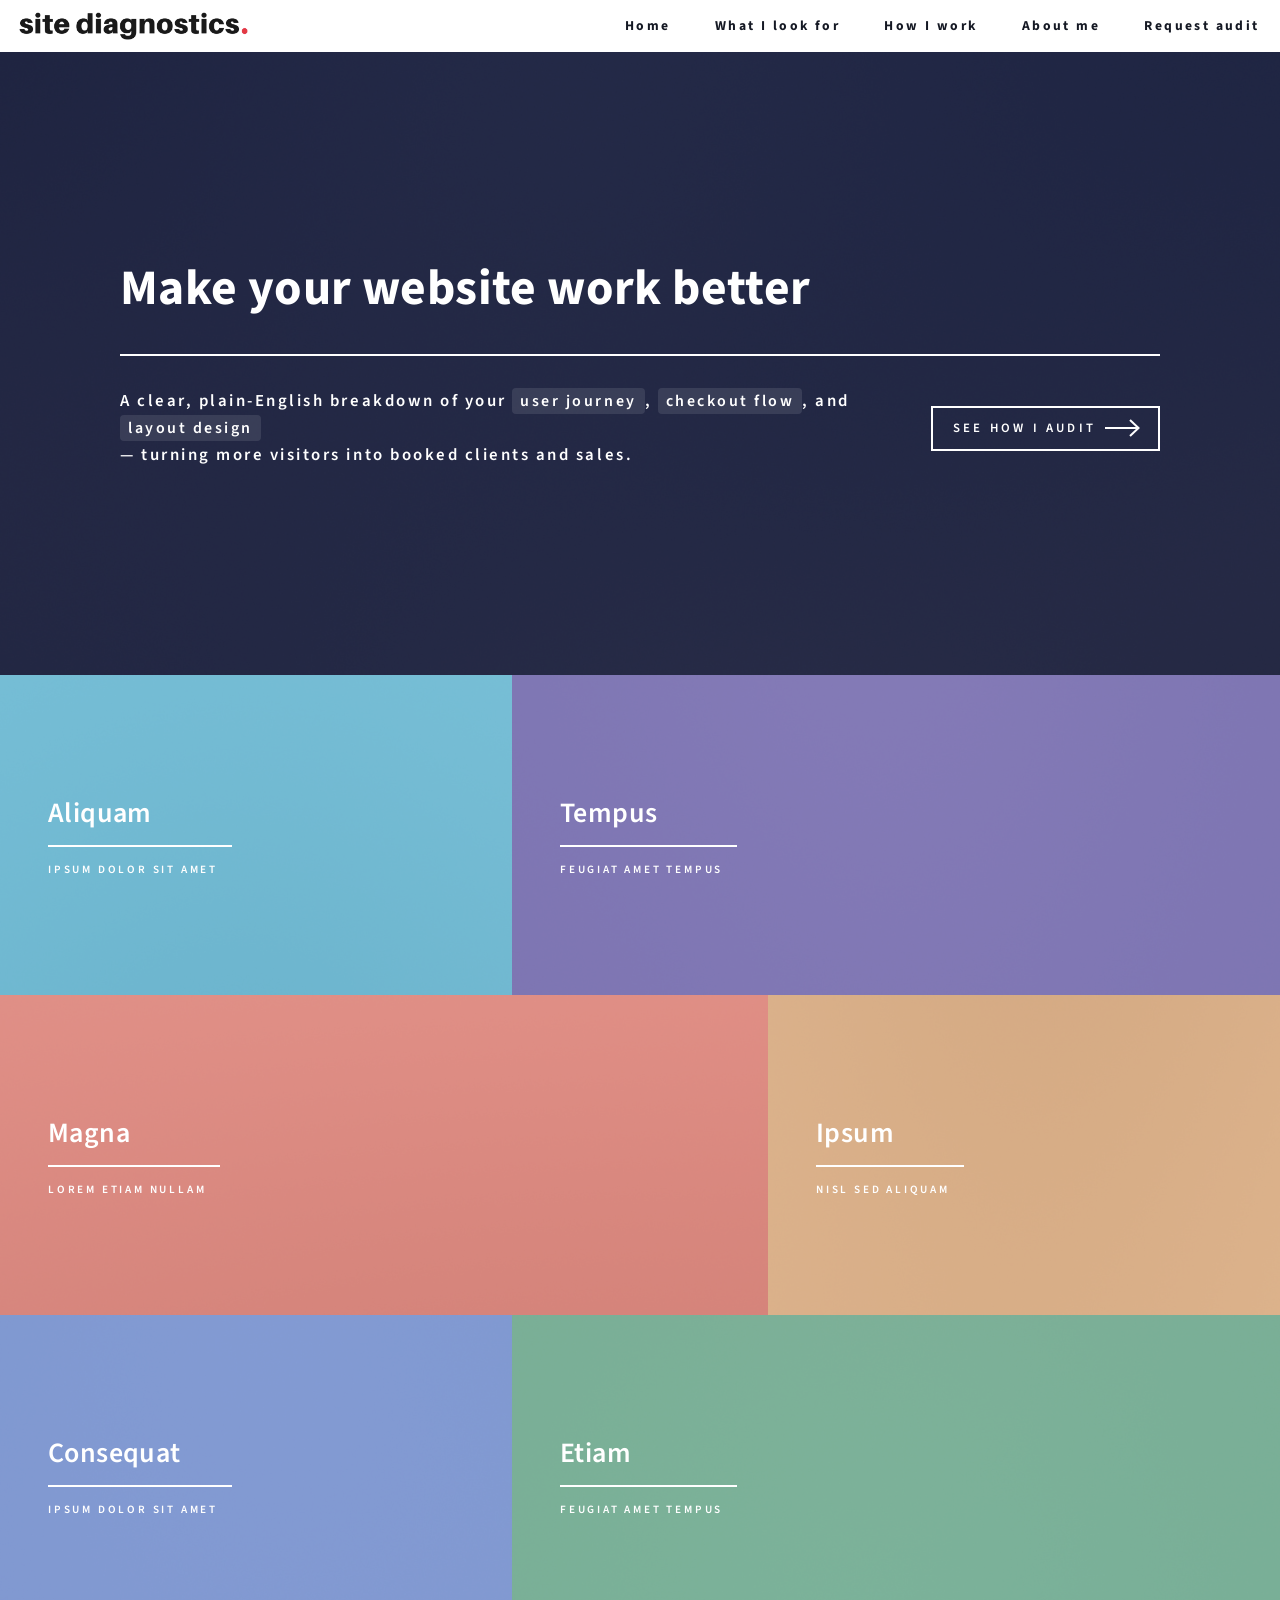
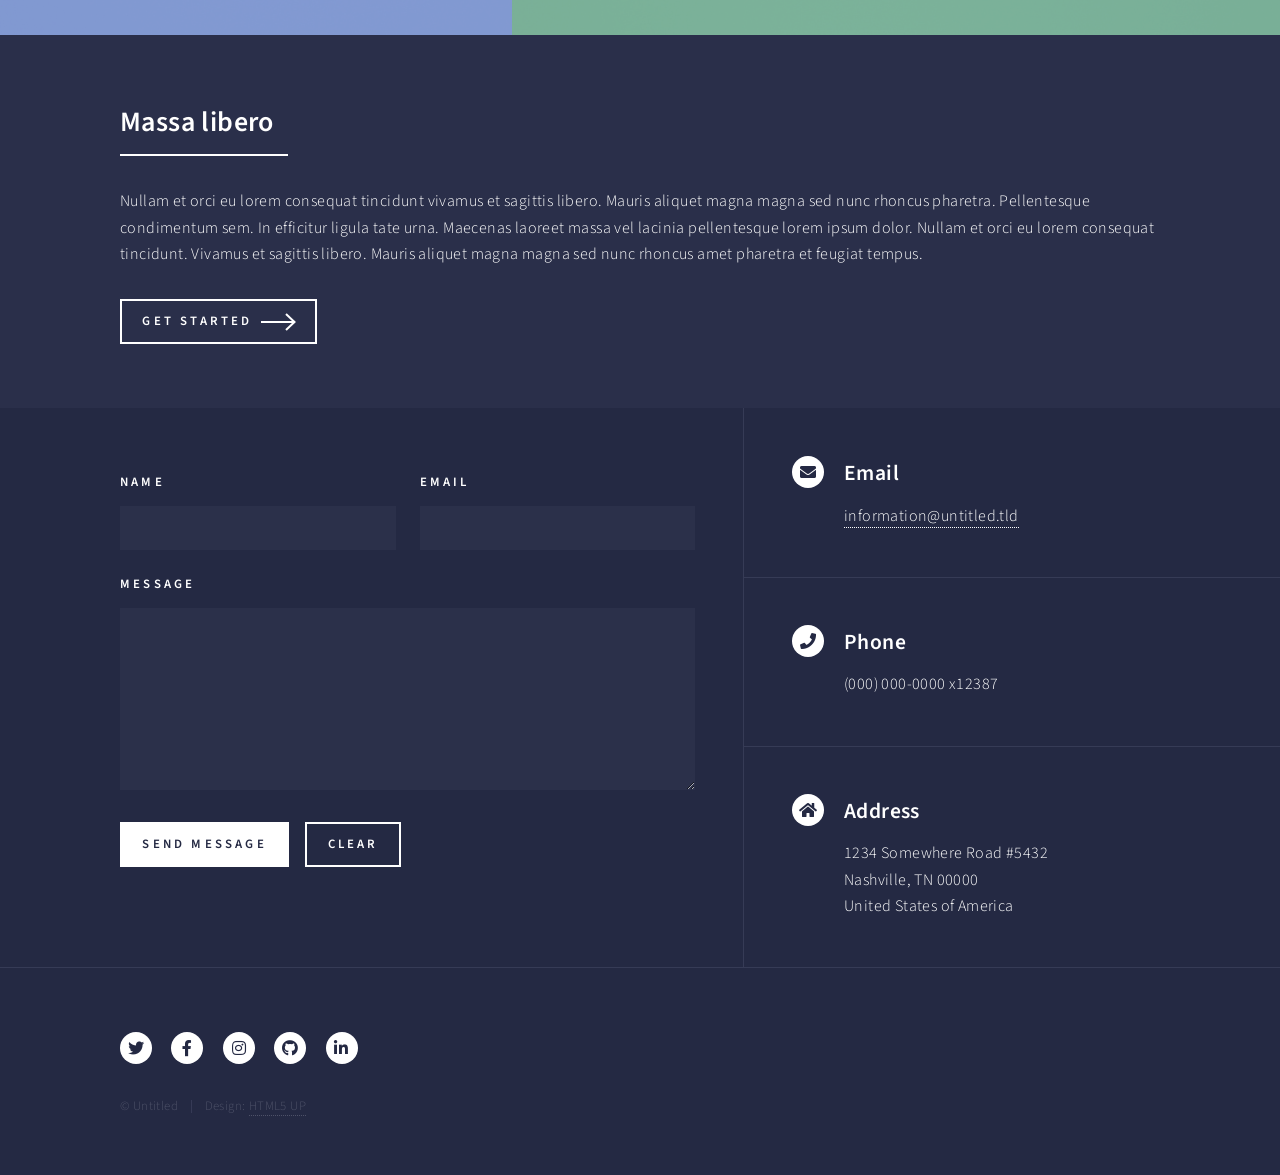
<file: index.html>
<!DOCTYPE HTML>
<!--
	Forty by HTML5 UP
	html5up.net | @ajlkn
	Free for personal and commercial use under the CCA 3.0 license (html5up.net/license)
-->
<html>
	<head>
		<title>Forty by HTML5 UP</title>
		<meta charset="utf-8" />
		<meta name="viewport" content="width=device-width, initial-scale=1, user-scalable=no" />
		<link rel="stylesheet" href="assets/css/main.css" />
		<noscript><link rel="stylesheet" href="assets/css/noscript.css" /></noscript>
	</head>
	<body class="is-preload">

		<!-- Wrapper -->
			<div id="wrapper">

				<!-- Header Navigation Bar -->
<header id="header" class="alt">
    
    
<a href="index.html" class="logo" style="display: flex; align-items: center; border-bottom: none !important;">
    <img src="images/logo.png" alt="Site Diagnostics Logo" style="height: 28px; width: auto; max-height: 100%;" />
</a>

    
    <!-- Standard Desktop Horizontal Menu (Visible on computers, hides on mobile) -->
    <nav class="desktop-links">
        <a href="#banner" class="menu-link">Home</a>
        <a href="#services" class="menu-link">What I look for</a>
        <a href="#offers" class="menu-link">How I work</a>
        <a href="#about" class="menu-link">About me</a>
        <a href="#contact" class="menu-link">Request audit</a>
    </nav>

    <!-- Native Hamburger Button (Visible on mobile/tablets only) -->
    <nav class="mobile-toggle">
        <a href="#menu" class="icon solid fa-bars">Menu</a>
    </nav>
</header>

<!-- Mobile Slide-out Menu Overlay -->
<nav id="menu">
    <ul class="links">
        <li><a href="#banner">Home</a></li>
        <li><a href="#services">What I Look For</a></li>
        <li><a href="#offers">How I Work</a></li>
        <li><a href="#about">About Me</a></li>
        <li><a href="#contact">Request Audit</a></li>
    </ul>
</nav>

					</header>

				<!-- Menu -->
					<nav id="menu">
						<ul class="links">
							<li><a href="index.html">Home</a></li>
							<li><a href="landing.html">Landing</a></li>
							<li><a href="generic.html">Generic</a></li>
							<li><a href="elements.html">Elements</a></li>
						</ul>
						<ul class="actions stacked">
							<li><a href="#" class="button primary fit">Get Started</a></li>
							<li><a href="#" class="button fit">Log In</a></li>
						</ul>
					</nav>


				<!-- Banner -->
					<section id="banner" class="major">
    					<div class="inner">
        					<header class="major">
            					<h1>Make your website work better<!--Clear the hidden speedbumps from your customer's journey.--></h1>
        					</header>
        					<div class="content">
            					<p>A clear, plain-English breakdown of your <strong>user journey</strong>, <strong>checkout flow</strong>, and <strong>layout design</strong> <br />— turning more visitors into booked clients and sales.</p>
            					<ul class="actions">
                <!-- Removed the extra text wrapper to ensure the button aligns with the layout -->
                					<li><a href="#services" class="button next scrolly">See How I Audit</a></li>
            					</ul>
        					</div>
    					</div>
					</section>

				
				<!-- Old content <!-- Banner 
					<section id="banner" class="major">
						<div class="inner">
							<header class="major">
								<h1>Hi, my name is Forty</h1>
							</header>
							<div class="content">
								<p>A responsive site template designed by HTML5 UP<br />
								and released under the Creative Commons.</p>
								<ul class="actions">
									<li><a href="#one" class="button next scrolly">Get Started</a></li>
								</ul>
							</div>
						</div>
					</section>-->

				<!-- Main -->
					<div id="main">

						<!-- One -->
							<section id="one" class="tiles">
								<article>
									<span class="image">
										<img src="images/pic01.jpg" alt="" />
									</span>
									<header class="major">
										<h3><a href="landing.html" class="link">Aliquam</a></h3>
										<p>Ipsum dolor sit amet</p>
									</header>
								</article>
								<article>
									<span class="image">
										<img src="images/pic02.jpg" alt="" />
									</span>
									<header class="major">
										<h3><a href="landing.html" class="link">Tempus</a></h3>
										<p>feugiat amet tempus</p>
									</header>
								</article>
								<article>
									<span class="image">
										<img src="images/pic03.jpg" alt="" />
									</span>
									<header class="major">
										<h3><a href="landing.html" class="link">Magna</a></h3>
										<p>Lorem etiam nullam</p>
									</header>
								</article>
								<article>
									<span class="image">
										<img src="images/pic04.jpg" alt="" />
									</span>
									<header class="major">
										<h3><a href="landing.html" class="link">Ipsum</a></h3>
										<p>Nisl sed aliquam</p>
									</header>
								</article>
								<article>
									<span class="image">
										<img src="images/pic05.jpg" alt="" />
									</span>
									<header class="major">
										<h3><a href="landing.html" class="link">Consequat</a></h3>
										<p>Ipsum dolor sit amet</p>
									</header>
								</article>
								<article>
									<span class="image">
										<img src="images/pic06.jpg" alt="" />
									</span>
									<header class="major">
										<h3><a href="landing.html" class="link">Etiam</a></h3>
										<p>Feugiat amet tempus</p>
									</header>
								</article>
							</section>

						<!-- Two -->
							<section id="two">
								<div class="inner">
									<header class="major">
										<h2>Massa libero</h2>
									</header>
									<p>Nullam et orci eu lorem consequat tincidunt vivamus et sagittis libero. Mauris aliquet magna magna sed nunc rhoncus pharetra. Pellentesque condimentum sem. In efficitur ligula tate urna. Maecenas laoreet massa vel lacinia pellentesque lorem ipsum dolor. Nullam et orci eu lorem consequat tincidunt. Vivamus et sagittis libero. Mauris aliquet magna magna sed nunc rhoncus amet pharetra et feugiat tempus.</p>
									<ul class="actions">
										<li><a href="landing.html" class="button next">Get Started</a></li>
									</ul>
								</div>
							</section>

					</div>

				<!-- Contact -->
					<section id="contact">
						<div class="inner">
							<section>
								<form method="post" action="#">
									<div class="fields">
										<div class="field half">
											<label for="name">Name</label>
											<input type="text" name="name" id="name" />
										</div>
										<div class="field half">
											<label for="email">Email</label>
											<input type="text" name="email" id="email" />
										</div>
										<div class="field">
											<label for="message">Message</label>
											<textarea name="message" id="message" rows="6"></textarea>
										</div>
									</div>
									<ul class="actions">
										<li><input type="submit" value="Send Message" class="primary" /></li>
										<li><input type="reset" value="Clear" /></li>
									</ul>
								</form>
							</section>
							<section class="split">
								<section>
									<div class="contact-method">
										<span class="icon solid alt fa-envelope"></span>
										<h3>Email</h3>
										<a href="#">information@untitled.tld</a>
									</div>
								</section>
								<section>
									<div class="contact-method">
										<span class="icon solid alt fa-phone"></span>
										<h3>Phone</h3>
										<span>(000) 000-0000 x12387</span>
									</div>
								</section>
								<section>
									<div class="contact-method">
										<span class="icon solid alt fa-home"></span>
										<h3>Address</h3>
										<span>1234 Somewhere Road #5432<br />
										Nashville, TN 00000<br />
										United States of America</span>
									</div>
								</section>
							</section>
						</div>
					</section>

				<!-- Footer -->
					<footer id="footer">
						<div class="inner">
							<ul class="icons">
								<li><a href="#" class="icon brands alt fa-twitter"><span class="label">Twitter</span></a></li>
								<li><a href="#" class="icon brands alt fa-facebook-f"><span class="label">Facebook</span></a></li>
								<li><a href="#" class="icon brands alt fa-instagram"><span class="label">Instagram</span></a></li>
								<li><a href="#" class="icon brands alt fa-github"><span class="label">GitHub</span></a></li>
								<li><a href="#" class="icon brands alt fa-linkedin-in"><span class="label">LinkedIn</span></a></li>
							</ul>
							<ul class="copyright">
								<li>&copy; Untitled</li><li>Design: <a href="https://html5up.net">HTML5 UP</a></li>
							</ul>
						</div>
					</footer>

			</div>

		<!-- Scripts -->
			<script src="assets/js/jquery.min.js"></script>
			<script src="assets/js/jquery.scrolly.min.js"></script>
			<script src="assets/js/jquery.scrollex.min.js"></script>
			<script src="assets/js/browser.min.js"></script>
			<script src="assets/js/breakpoints.min.js"></script>
			<script src="assets/js/util.js"></script>
			<script src="assets/js/main.js"></script>

	</body>
</html>
</file>
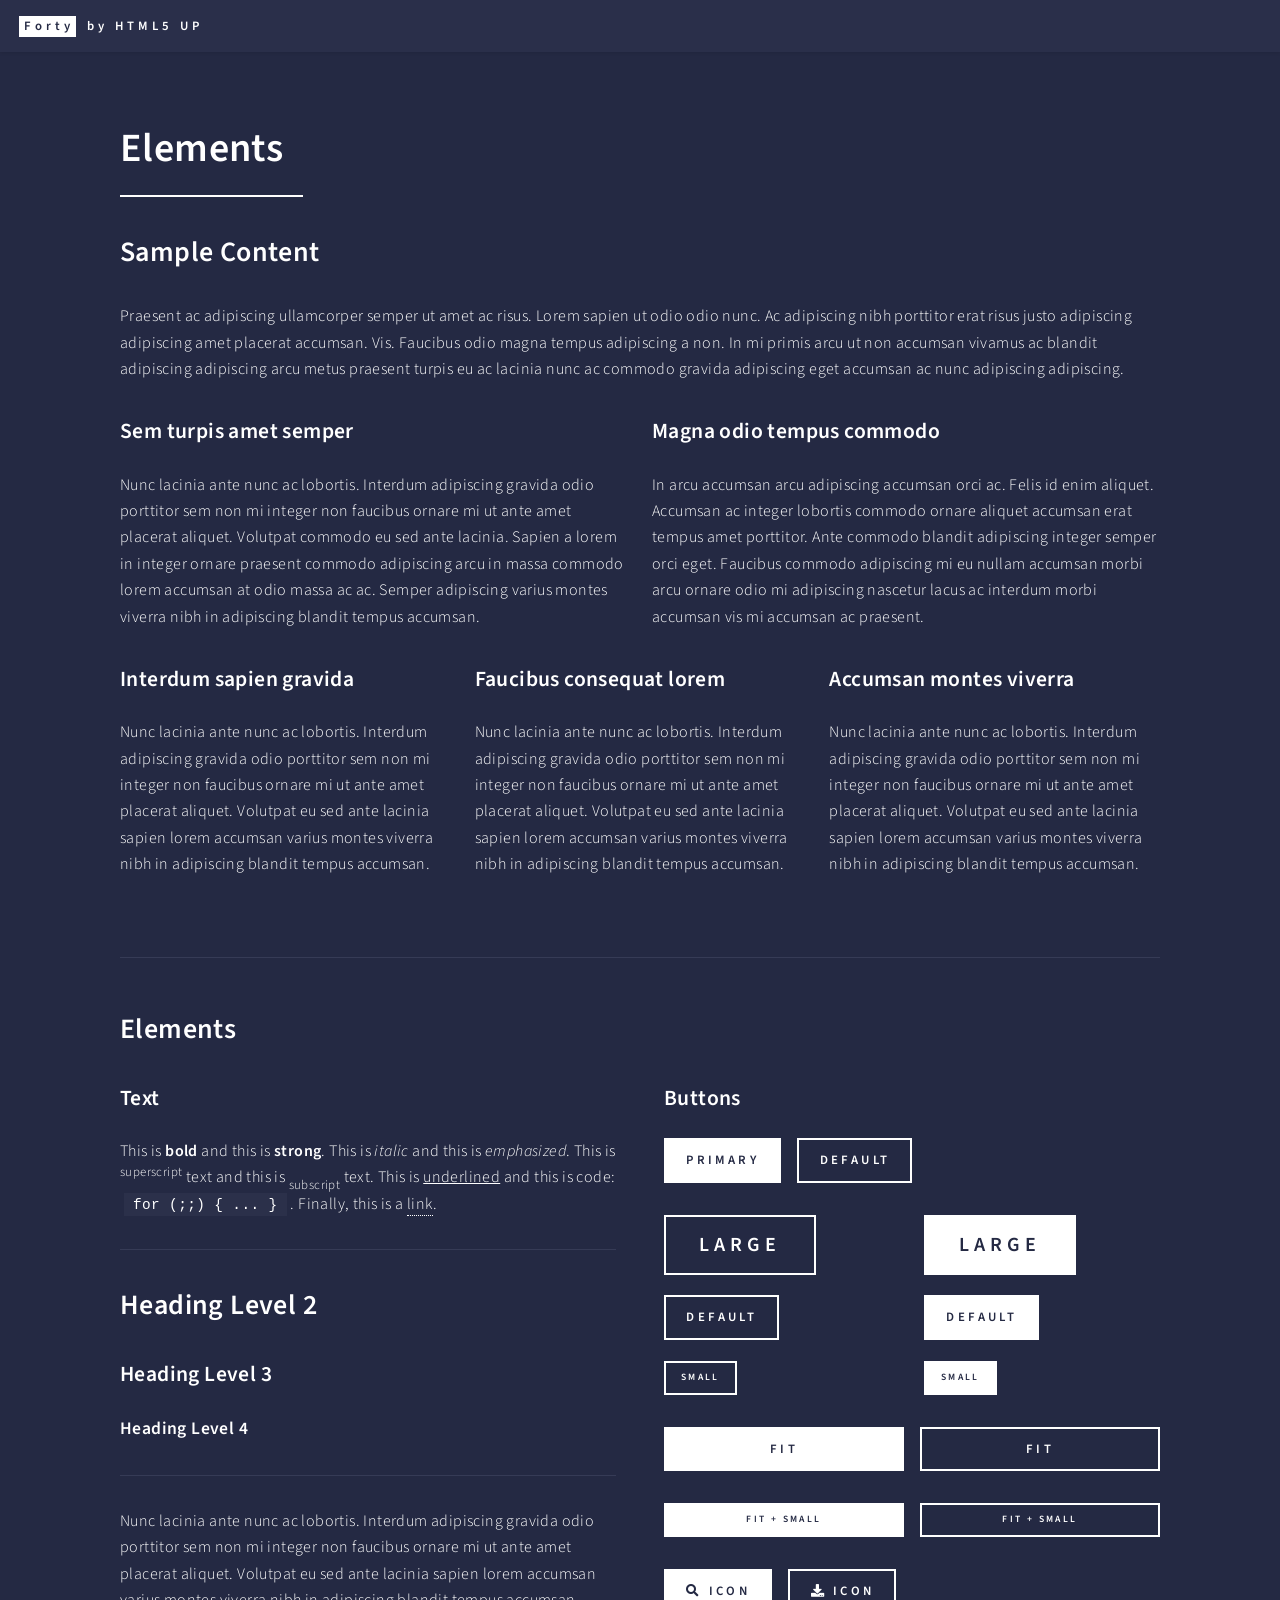
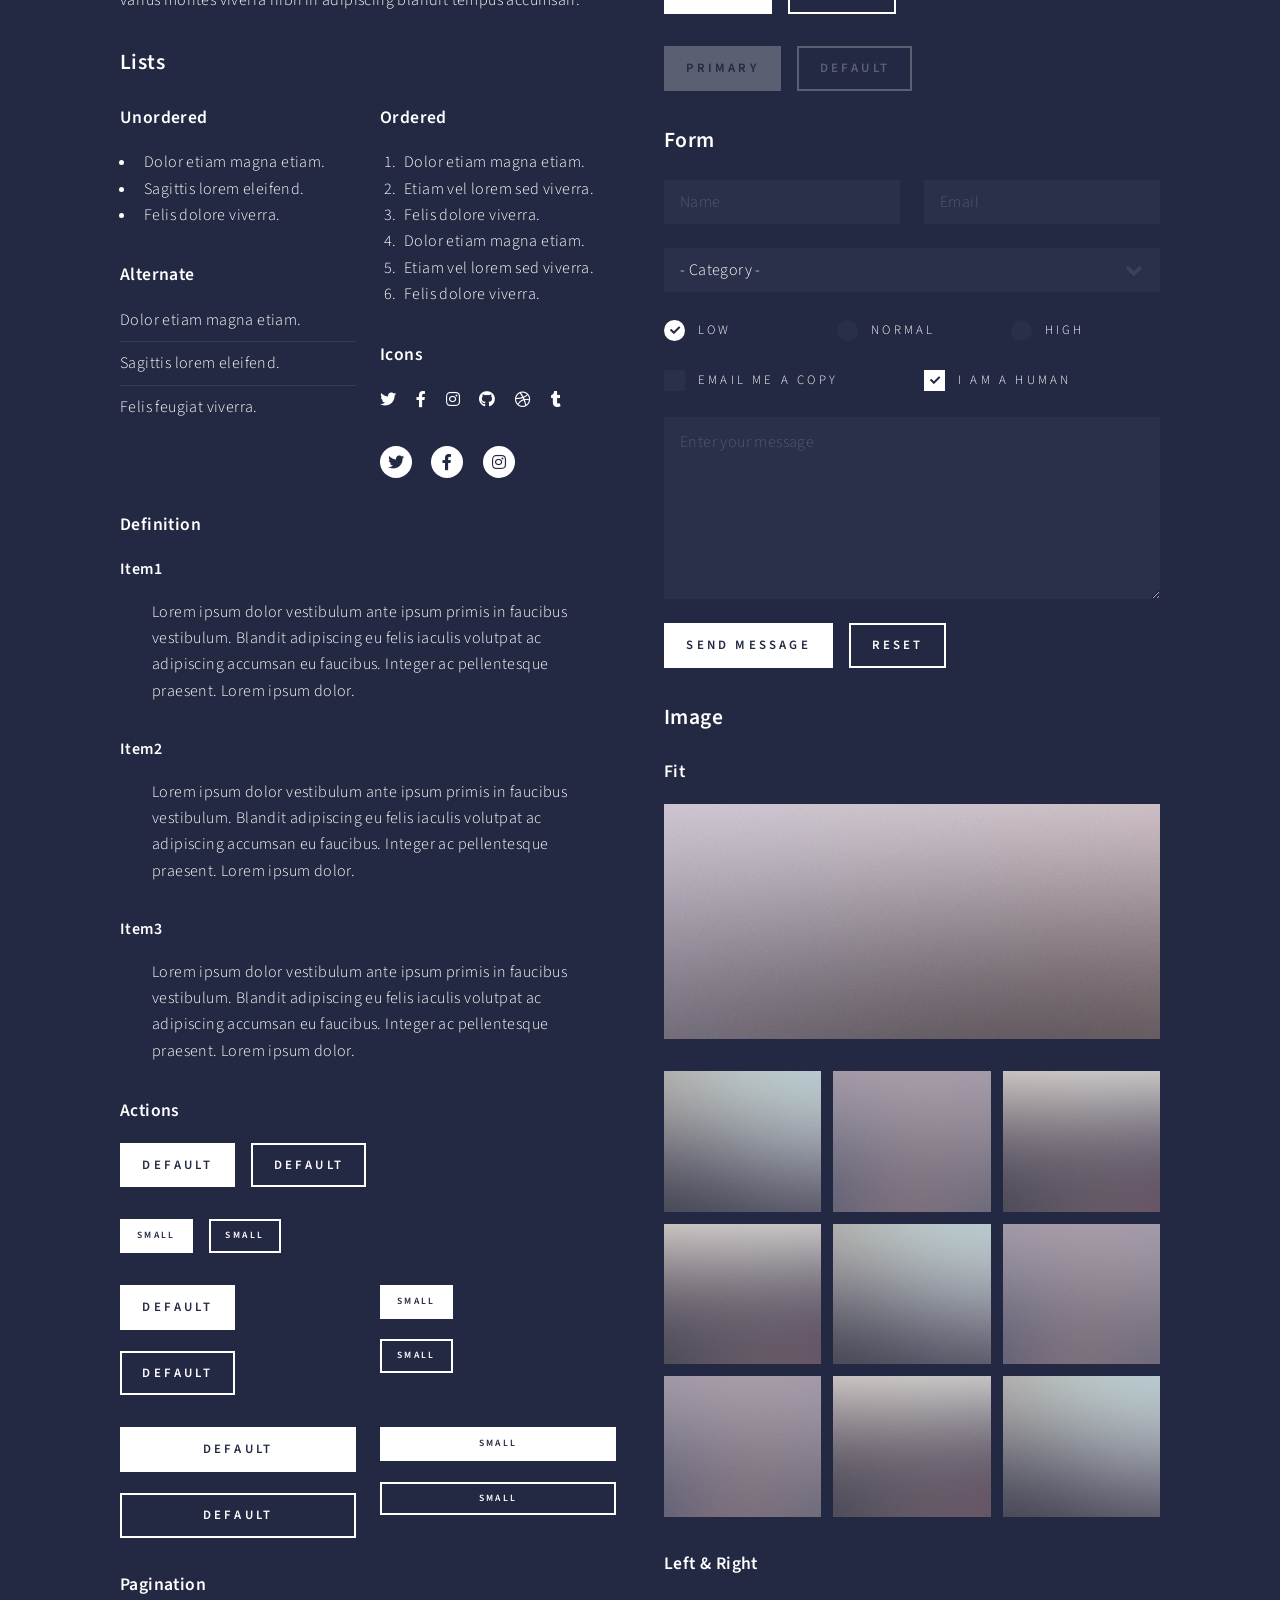
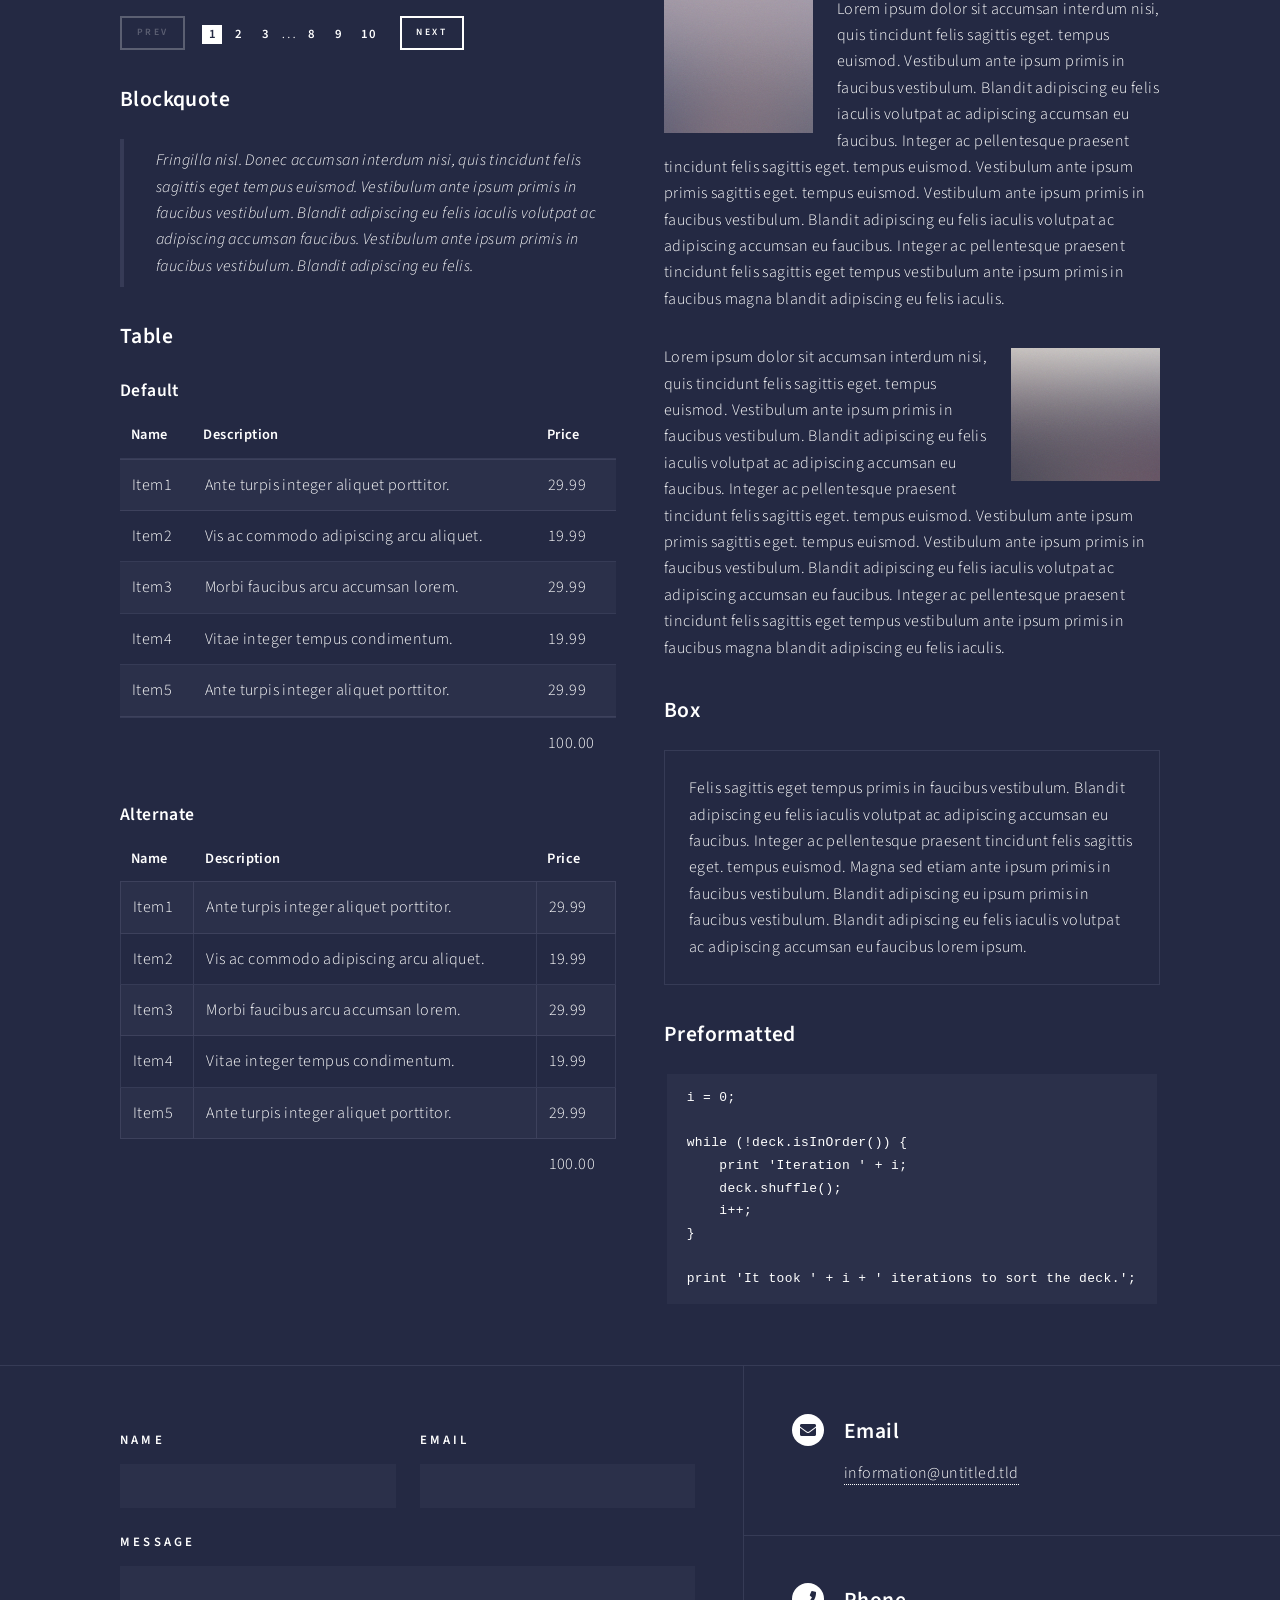
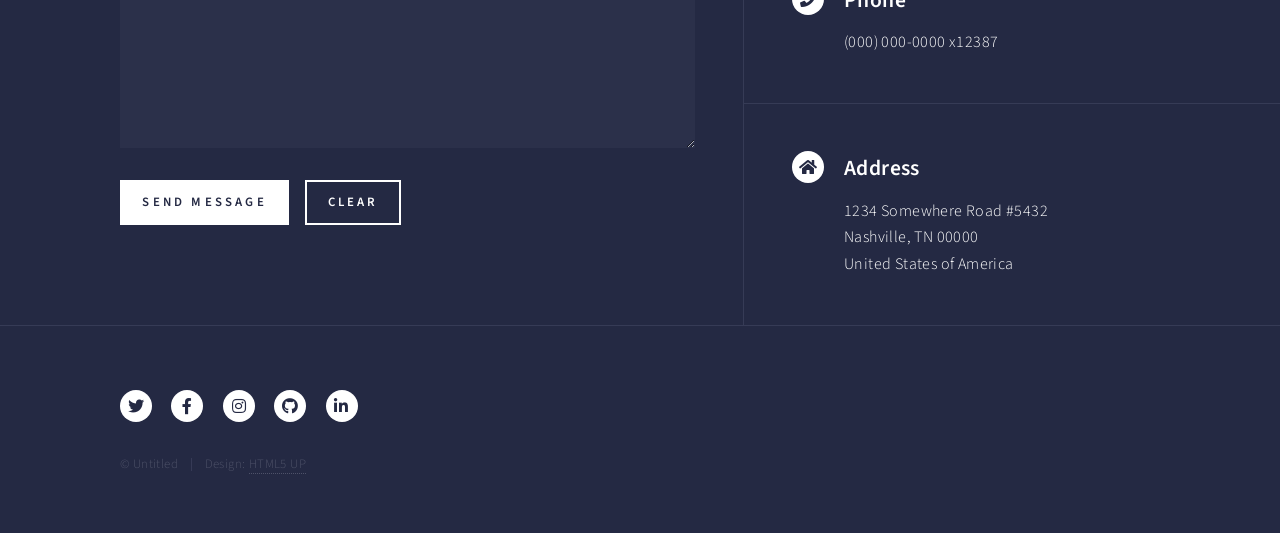
<file: elements.html>
<!DOCTYPE HTML>
<!--
	Forty by HTML5 UP
	html5up.net | @ajlkn
	Free for personal and commercial use under the CCA 3.0 license (html5up.net/license)
-->
<html>
	<head>
		<title>Elements - Forty by HTML5 UP</title>
		<meta charset="utf-8" />
		<meta name="viewport" content="width=device-width, initial-scale=1, user-scalable=no" />
		<link rel="stylesheet" href="assets/css/main.css" />
		<noscript><link rel="stylesheet" href="assets/css/noscript.css" /></noscript>
	</head>
	<body class="is-preload">

		<!-- Wrapper -->
			<div id="wrapper">

				<!-- Header -->
					<header id="header">
						<a href="index.html" class="logo"><strong>Forty</strong> <span>by HTML5 UP</span></a>
						<nav>
							<a href="#menu">Menu</a>
						</nav>
					</header>

				<!-- Menu -->
					<nav id="menu">
						<ul class="links">
							<li><a href="index.html">Home</a></li>
							<li><a href="landing.html">Landing</a></li>
							<li><a href="generic.html">Generic</a></li>
							<li><a href="elements.html">Elements</a></li>
						</ul>
						<ul class="actions stacked">
							<li><a href="#" class="button primary fit">Get Started</a></li>
							<li><a href="#" class="button fit">Log In</a></li>
						</ul>
					</nav>

				<!-- Main -->
					<div id="main" class="alt">

						<!-- One -->
							<section id="one">
								<div class="inner">
									<header class="major">
										<h1>Elements</h1>
									</header>

									<!-- Content -->
										<h2 id="content">Sample Content</h2>
										<p>Praesent ac adipiscing ullamcorper semper ut amet ac risus. Lorem sapien ut odio odio nunc. Ac adipiscing nibh porttitor erat risus justo adipiscing adipiscing amet placerat accumsan. Vis. Faucibus odio magna tempus adipiscing a non. In mi primis arcu ut non accumsan vivamus ac blandit adipiscing adipiscing arcu metus praesent turpis eu ac lacinia nunc ac commodo gravida adipiscing eget accumsan ac nunc adipiscing adipiscing.</p>
										<div class="row">
											<div class="col-6 col-12-small">
												<h3>Sem turpis amet semper</h3>
												<p>Nunc lacinia ante nunc ac lobortis. Interdum adipiscing gravida odio porttitor sem non mi integer non faucibus ornare mi ut ante amet placerat aliquet. Volutpat commodo eu sed ante lacinia. Sapien a lorem in integer ornare praesent commodo adipiscing arcu in massa commodo lorem accumsan at odio massa ac ac. Semper adipiscing varius montes viverra nibh in adipiscing blandit tempus accumsan.</p>
											</div>
											<div class="col-6 col-12-small">
												<h3>Magna odio tempus commodo</h3>
												<p>In arcu accumsan arcu adipiscing accumsan orci ac. Felis id enim aliquet. Accumsan ac integer lobortis commodo ornare aliquet accumsan erat tempus amet porttitor. Ante commodo blandit adipiscing integer semper orci eget. Faucibus commodo adipiscing mi eu nullam accumsan morbi arcu ornare odio mi adipiscing nascetur lacus ac interdum morbi accumsan vis mi accumsan ac praesent.</p>
											</div>
											<!-- Break -->
											<div class="col-4 col-12-medium">
												<h3>Interdum sapien gravida</h3>
												<p>Nunc lacinia ante nunc ac lobortis. Interdum adipiscing gravida odio porttitor sem non mi integer non faucibus ornare mi ut ante amet placerat aliquet. Volutpat eu sed ante lacinia sapien lorem accumsan varius montes viverra nibh in adipiscing blandit tempus accumsan.</p>
											</div>
											<div class="col-4 col-12-medium">
												<h3>Faucibus consequat lorem</h3>
												<p>Nunc lacinia ante nunc ac lobortis. Interdum adipiscing gravida odio porttitor sem non mi integer non faucibus ornare mi ut ante amet placerat aliquet. Volutpat eu sed ante lacinia sapien lorem accumsan varius montes viverra nibh in adipiscing blandit tempus accumsan.</p>
											</div>
											<div class="col-4 col-12-medium">
												<h3>Accumsan montes viverra</h3>
												<p>Nunc lacinia ante nunc ac lobortis. Interdum adipiscing gravida odio porttitor sem non mi integer non faucibus ornare mi ut ante amet placerat aliquet. Volutpat eu sed ante lacinia sapien lorem accumsan varius montes viverra nibh in adipiscing blandit tempus accumsan.</p>
											</div>
										</div>

									<hr class="major" />

									<!-- Elements -->
										<h2 id="elements">Elements</h2>
										<div class="row gtr-200">
											<div class="col-6 col-12-medium">

												<!-- Text stuff -->
													<h3>Text</h3>
													<p>This is <b>bold</b> and this is <strong>strong</strong>. This is <i>italic</i> and this is <em>emphasized</em>.
													This is <sup>superscript</sup> text and this is <sub>subscript</sub> text.
													This is <u>underlined</u> and this is code: <code>for (;;) { ... }</code>.
													Finally, this is a <a href="#">link</a>.</p>
													<hr />
													<h2>Heading Level 2</h2>
													<h3>Heading Level 3</h3>
													<h4>Heading Level 4</h4>
													<hr />
													<p>Nunc lacinia ante nunc ac lobortis. Interdum adipiscing gravida odio porttitor sem non mi integer non faucibus ornare mi ut ante amet placerat aliquet. Volutpat eu sed ante lacinia sapien lorem accumsan varius montes viverra nibh in adipiscing blandit tempus accumsan.</p>

												<!-- Lists -->
													<h3>Lists</h3>
													<div class="row">
														<div class="col-6 col-12-small">

															<h4>Unordered</h4>
															<ul>
																<li>Dolor etiam magna etiam.</li>
																<li>Sagittis lorem eleifend.</li>
																<li>Felis dolore viverra.</li>
															</ul>

															<h4>Alternate</h4>
															<ul class="alt">
																<li>Dolor etiam magna etiam.</li>
																<li>Sagittis lorem eleifend.</li>
																<li>Felis feugiat viverra.</li>
															</ul>

														</div>
														<div class="col-6 col-12-small">

															<h4>Ordered</h4>
															<ol>
																<li>Dolor etiam magna etiam.</li>
																<li>Etiam vel lorem sed viverra.</li>
																<li>Felis dolore viverra.</li>
																<li>Dolor etiam magna etiam.</li>
																<li>Etiam vel lorem sed viverra.</li>
																<li>Felis dolore viverra.</li>
															</ol>

															<h4>Icons</h4>
															<ul class="icons">
																<li><a href="#" class="icon brands fa-twitter"><span class="label">Twitter</span></a></li>
																<li><a href="#" class="icon brands fa-facebook-f"><span class="label">Facebook</span></a></li>
																<li><a href="#" class="icon brands fa-instagram"><span class="label">Instagram</span></a></li>
																<li><a href="#" class="icon brands fa-github"><span class="label">Github</span></a></li>
																<li><a href="#" class="icon brands fa-dribbble"><span class="label">Dribbble</span></a></li>
																<li><a href="#" class="icon brands fa-tumblr"><span class="label">Tumblr</span></a></li>
															</ul>
															<ul class="icons">
																<li><a href="#" class="icon brands alt fa-twitter"><span class="label">Twitter</span></a></li>
																<li><a href="#" class="icon brands alt fa-facebook-f"><span class="label">Facebook</span></a></li>
																<li><a href="#" class="icon brands alt fa-instagram"><span class="label">Instagram</span></a></li>
															</ul>

														</div>
													</div>
													<h4>Definition</h4>
													<dl>
														<dt>Item1</dt>
														<dd>
															<p>Lorem ipsum dolor vestibulum ante ipsum primis in faucibus vestibulum. Blandit adipiscing eu felis iaculis volutpat ac adipiscing accumsan eu faucibus. Integer ac pellentesque praesent. Lorem ipsum dolor.</p>
														</dd>
														<dt>Item2</dt>
														<dd>
															<p>Lorem ipsum dolor vestibulum ante ipsum primis in faucibus vestibulum. Blandit adipiscing eu felis iaculis volutpat ac adipiscing accumsan eu faucibus. Integer ac pellentesque praesent. Lorem ipsum dolor.</p>
														</dd>
														<dt>Item3</dt>
														<dd>
															<p>Lorem ipsum dolor vestibulum ante ipsum primis in faucibus vestibulum. Blandit adipiscing eu felis iaculis volutpat ac adipiscing accumsan eu faucibus. Integer ac pellentesque praesent. Lorem ipsum dolor.</p>
														</dd>
													</dl>

													<h4>Actions</h4>
													<ul class="actions">
														<li><a href="#" class="button primary">Default</a></li>
														<li><a href="#" class="button">Default</a></li>
													</ul>
													<ul class="actions small">
														<li><a href="#" class="button primary small">Small</a></li>
														<li><a href="#" class="button small">Small</a></li>
													</ul>
													<div class="row">
														<div class="col-6 col-12-small">
															<ul class="actions stacked">
																<li><a href="#" class="button primary">Default</a></li>
																<li><a href="#" class="button">Default</a></li>
															</ul>
														</div>
														<div class="col-6 col-12-small">
															<ul class="actions stacked">
																<li><a href="#" class="button primary small">Small</a></li>
																<li><a href="#" class="button small">Small</a></li>
															</ul>
														</div>
														<div class="col-6 col-12-small">
															<ul class="actions stacked">
																<li><a href="#" class="button primary fit">Default</a></li>
																<li><a href="#" class="button fit">Default</a></li>
															</ul>
														</div>
														<div class="col-6 col-12-small">
															<ul class="actions stacked">
																<li><a href="#" class="button primary small fit">Small</a></li>
																<li><a href="#" class="button small fit">Small</a></li>
															</ul>
														</div>
													</div>

													<h4>Pagination</h4>
													<ul class="pagination">
														<li><span class="button small disabled">Prev</span></li>
														<li><a href="#" class="page active">1</a></li>
														<li><a href="#" class="page">2</a></li>
														<li><a href="#" class="page">3</a></li>
														<li><span>&hellip;</span></li>
														<li><a href="#" class="page">8</a></li>
														<li><a href="#" class="page">9</a></li>
														<li><a href="#" class="page">10</a></li>
														<li><a href="#" class="button small">Next</a></li>
													</ul>

												<!-- Blockquote -->
													<h3>Blockquote</h3>
													<blockquote>Fringilla nisl. Donec accumsan interdum nisi, quis tincidunt felis sagittis eget tempus euismod. Vestibulum ante ipsum primis in faucibus vestibulum. Blandit adipiscing eu felis iaculis volutpat ac adipiscing accumsan faucibus. Vestibulum ante ipsum primis in faucibus vestibulum. Blandit adipiscing eu felis.</blockquote>

												<!-- Table -->
													<h3>Table</h3>

													<h4>Default</h4>
													<div class="table-wrapper">
														<table>
															<thead>
																<tr>
																	<th>Name</th>
																	<th>Description</th>
																	<th>Price</th>
																</tr>
															</thead>
															<tbody>
																<tr>
																	<td>Item1</td>
																	<td>Ante turpis integer aliquet porttitor.</td>
																	<td>29.99</td>
																</tr>
																<tr>
																	<td>Item2</td>
																	<td>Vis ac commodo adipiscing arcu aliquet.</td>
																	<td>19.99</td>
																</tr>
																<tr>
																	<td>Item3</td>
																	<td> Morbi faucibus arcu accumsan lorem.</td>
																	<td>29.99</td>
																</tr>
																<tr>
																	<td>Item4</td>
																	<td>Vitae integer tempus condimentum.</td>
																	<td>19.99</td>
																</tr>
																<tr>
																	<td>Item5</td>
																	<td>Ante turpis integer aliquet porttitor.</td>
																	<td>29.99</td>
																</tr>
															</tbody>
															<tfoot>
																<tr>
																	<td colspan="2"></td>
																	<td>100.00</td>
																</tr>
															</tfoot>
														</table>
													</div>

													<h4>Alternate</h4>
													<div class="table-wrapper">
														<table class="alt">
															<thead>
																<tr>
																	<th>Name</th>
																	<th>Description</th>
																	<th>Price</th>
																</tr>
															</thead>
															<tbody>
																<tr>
																	<td>Item1</td>
																	<td>Ante turpis integer aliquet porttitor.</td>
																	<td>29.99</td>
																</tr>
																<tr>
																	<td>Item2</td>
																	<td>Vis ac commodo adipiscing arcu aliquet.</td>
																	<td>19.99</td>
																</tr>
																<tr>
																	<td>Item3</td>
																	<td> Morbi faucibus arcu accumsan lorem.</td>
																	<td>29.99</td>
																</tr>
																<tr>
																	<td>Item4</td>
																	<td>Vitae integer tempus condimentum.</td>
																	<td>19.99</td>
																</tr>
																<tr>
																	<td>Item5</td>
																	<td>Ante turpis integer aliquet porttitor.</td>
																	<td>29.99</td>
																</tr>
															</tbody>
															<tfoot>
																<tr>
																	<td colspan="2"></td>
																	<td>100.00</td>
																</tr>
															</tfoot>
														</table>
													</div>

											</div>
											<div class="col-6 col-12-medium">

												<!-- Buttons -->
													<h3>Buttons</h3>
													<ul class="actions">
														<li><a href="#" class="button primary">Primary</a></li>
														<li><a href="#" class="button">Default</a></li>
													</ul>
													<div class="row">
														<div class="col-6 col-12-xsmall">
															<ul class="actions stacked">
																<li><a href="#" class="button large">Large</a></li>
																<li><a href="#" class="button">Default</a></li>
																<li><a href="#" class="button small">Small</a></li>
															</ul>
														</div>
														<div class="col-6 col-12-xsmall">
															<ul class="actions stacked">
																<li><a href="#" class="button primary large">Large</a></li>
																<li><a href="#" class="button primary">Default</a></li>
																<li><a href="#" class="button primary small">Small</a></li>
															</ul>
														</div>
													</div>
													<ul class="actions fit">
														<li><a href="#" class="button primary fit">Fit</a></li>
														<li><a href="#" class="button fit">Fit</a></li>
													</ul>
													<ul class="actions fit small">
														<li><a href="#" class="button primary fit small">Fit + Small</a></li>
														<li><a href="#" class="button fit small">Fit + Small</a></li>
													</ul>
													<ul class="actions">
														<li><a href="#" class="button primary icon solid fa-search">Icon</a></li>
														<li><a href="#" class="button icon solid fa-download">Icon</a></li>
													</ul>
													<ul class="actions">
														<li><span class="button primary disabled">Primary</span></li>
														<li><span class="button disabled">Default</span></li>
													</ul>

												<!-- Form -->
													<h3>Form</h3>

													<form method="post" action="#">
														<div class="row gtr-uniform">
															<div class="col-6 col-12-xsmall">
																<input type="text" name="demo-name" id="demo-name" value="" placeholder="Name" />
															</div>
															<div class="col-6 col-12-xsmall">
																<input type="email" name="demo-email" id="demo-email" value="" placeholder="Email" />
															</div>
															<!-- Break -->
															<div class="col-12">
																<select name="demo-category" id="demo-category">
																	<option value="">- Category -</option>
																	<option value="1">Manufacturing</option>
																	<option value="1">Shipping</option>
																	<option value="1">Administration</option>
																	<option value="1">Human Resources</option>
																</select>
															</div>
															<!-- Break -->
															<div class="col-4 col-12-small">
																<input type="radio" id="demo-priority-low" name="demo-priority" checked>
																<label for="demo-priority-low">Low</label>
															</div>
															<div class="col-4 col-12-small">
																<input type="radio" id="demo-priority-normal" name="demo-priority">
																<label for="demo-priority-normal">Normal</label>
															</div>
															<div class="col-4 col-12-small">
																<input type="radio" id="demo-priority-high" name="demo-priority">
																<label for="demo-priority-high">High</label>
															</div>
															<!-- Break -->
															<div class="col-6 col-12-small">
																<input type="checkbox" id="demo-copy" name="demo-copy">
																<label for="demo-copy">Email me a copy</label>
															</div>
															<div class="col-6 col-12-small">
																<input type="checkbox" id="demo-human" name="demo-human" checked>
																<label for="demo-human">I am a human</label>
															</div>
															<!-- Break -->
															<div class="col-12">
																<textarea name="demo-message" id="demo-message" placeholder="Enter your message" rows="6"></textarea>
															</div>
															<!-- Break -->
															<div class="col-12">
																<ul class="actions">
																	<li><input type="submit" value="Send Message" class="primary" /></li>
																	<li><input type="reset" value="Reset" /></li>
																</ul>
															</div>
														</div>
													</form>

												<!-- Image -->
													<h3>Image</h3>

													<h4>Fit</h4>
													<span class="image fit"><img src="images/pic03.jpg" alt="" /></span>
													<div class="box alt">
														<div class="row gtr-50 gtr-uniform">
															<div class="col-4"><span class="image fit"><img src="images/pic08.jpg" alt="" /></span></div>
															<div class="col-4"><span class="image fit"><img src="images/pic09.jpg" alt="" /></span></div>
															<div class="col-4"><span class="image fit"><img src="images/pic10.jpg" alt="" /></span></div>
															<!-- Break -->
															<div class="col-4"><span class="image fit"><img src="images/pic10.jpg" alt="" /></span></div>
															<div class="col-4"><span class="image fit"><img src="images/pic08.jpg" alt="" /></span></div>
															<div class="col-4"><span class="image fit"><img src="images/pic09.jpg" alt="" /></span></div>
															<!-- Break -->
															<div class="col-4"><span class="image fit"><img src="images/pic09.jpg" alt="" /></span></div>
															<div class="col-4"><span class="image fit"><img src="images/pic10.jpg" alt="" /></span></div>
															<div class="col-4"><span class="image fit"><img src="images/pic08.jpg" alt="" /></span></div>
														</div>
													</div>

													<h4>Left &amp; Right</h4>
													<p><span class="image left"><img src="images/pic09.jpg" alt="" /></span>Lorem ipsum dolor sit accumsan interdum nisi, quis tincidunt felis sagittis eget. tempus euismod. Vestibulum ante ipsum primis in faucibus vestibulum. Blandit adipiscing eu felis iaculis volutpat ac adipiscing accumsan eu faucibus. Integer ac pellentesque praesent tincidunt felis sagittis eget. tempus euismod. Vestibulum ante ipsum primis sagittis eget. tempus euismod. Vestibulum ante ipsum primis in faucibus vestibulum. Blandit adipiscing eu felis iaculis volutpat ac adipiscing accumsan eu faucibus. Integer ac pellentesque praesent tincidunt felis sagittis eget tempus vestibulum ante ipsum primis in faucibus magna blandit adipiscing eu felis iaculis.</p>
													<p><span class="image right"><img src="images/pic10.jpg" alt="" /></span>Lorem ipsum dolor sit accumsan interdum nisi, quis tincidunt felis sagittis eget. tempus euismod. Vestibulum ante ipsum primis in faucibus vestibulum. Blandit adipiscing eu felis iaculis volutpat ac adipiscing accumsan eu faucibus. Integer ac pellentesque praesent tincidunt felis sagittis eget. tempus euismod. Vestibulum ante ipsum primis sagittis eget. tempus euismod. Vestibulum ante ipsum primis in faucibus vestibulum. Blandit adipiscing eu felis iaculis volutpat ac adipiscing accumsan eu faucibus. Integer ac pellentesque praesent tincidunt felis sagittis eget tempus vestibulum ante ipsum primis in faucibus magna blandit adipiscing eu felis iaculis.</p>

												<!-- Box -->
													<h3>Box</h3>
													<div class="box">
														<p>Felis sagittis eget tempus primis in faucibus vestibulum. Blandit adipiscing eu felis iaculis volutpat ac adipiscing accumsan eu faucibus. Integer ac pellentesque praesent tincidunt felis sagittis eget. tempus euismod. Magna sed etiam ante ipsum primis in faucibus vestibulum. Blandit adipiscing eu ipsum primis in faucibus vestibulum. Blandit adipiscing eu felis iaculis volutpat ac adipiscing accumsan eu faucibus lorem ipsum.</p>
													</div>

												<!-- Preformatted Code -->
													<h3>Preformatted</h3>
													<pre><code>i = 0;

while (!deck.isInOrder()) {
    print 'Iteration ' + i;
    deck.shuffle();
    i++;
}

print 'It took ' + i + ' iterations to sort the deck.';
</code></pre>

											</div>
										</div>

								</div>
							</section>

					</div>

				<!-- Contact -->
					<section id="contact">
						<div class="inner">
							<section>
								<form method="post" action="#">
									<div class="fields">
										<div class="field half">
											<label for="name">Name</label>
											<input type="text" name="name" id="name" />
										</div>
										<div class="field half">
											<label for="email">Email</label>
											<input type="text" name="email" id="email" />
										</div>
										<div class="field">
											<label for="message">Message</label>
											<textarea name="message" id="message" rows="6"></textarea>
										</div>
									</div>
									<ul class="actions">
										<li><input type="submit" value="Send Message" class="primary" /></li>
										<li><input type="reset" value="Clear" /></li>
									</ul>
								</form>
							</section>
							<section class="split">
								<section>
									<div class="contact-method">
										<span class="icon solid alt fa-envelope"></span>
										<h3>Email</h3>
										<a href="#">information@untitled.tld</a>
									</div>
								</section>
								<section>
									<div class="contact-method">
										<span class="icon solid alt fa-phone"></span>
										<h3>Phone</h3>
										<span>(000) 000-0000 x12387</span>
									</div>
								</section>
								<section>
									<div class="contact-method">
										<span class="icon solid alt fa-home"></span>
										<h3>Address</h3>
										<span>1234 Somewhere Road #5432<br />
										Nashville, TN 00000<br />
										United States of America</span>
									</div>
								</section>
							</section>
						</div>
					</section>

				<!-- Footer -->
					<footer id="footer">
						<div class="inner">
							<ul class="icons">
								<li><a href="#" class="icon brands alt fa-twitter"><span class="label">Twitter</span></a></li>
								<li><a href="#" class="icon brands alt fa-facebook-f"><span class="label">Facebook</span></a></li>
								<li><a href="#" class="icon brands alt fa-instagram"><span class="label">Instagram</span></a></li>
								<li><a href="#" class="icon brands alt fa-github"><span class="label">GitHub</span></a></li>
								<li><a href="#" class="icon brands alt fa-linkedin-in"><span class="label">LinkedIn</span></a></li>
							</ul>
							<ul class="copyright">
								<li>&copy; Untitled</li><li>Design: <a href="https://html5up.net">HTML5 UP</a></li>
							</ul>
						</div>
					</footer>

			</div>

		<!-- Scripts -->
			<script src="assets/js/jquery.min.js"></script>
			<script src="assets/js/jquery.scrolly.min.js"></script>
			<script src="assets/js/jquery.scrollex.min.js"></script>
			<script src="assets/js/browser.min.js"></script>
			<script src="assets/js/breakpoints.min.js"></script>
			<script src="assets/js/util.js"></script>
			<script src="assets/js/main.js"></script>

	</body>
</html>
</file>
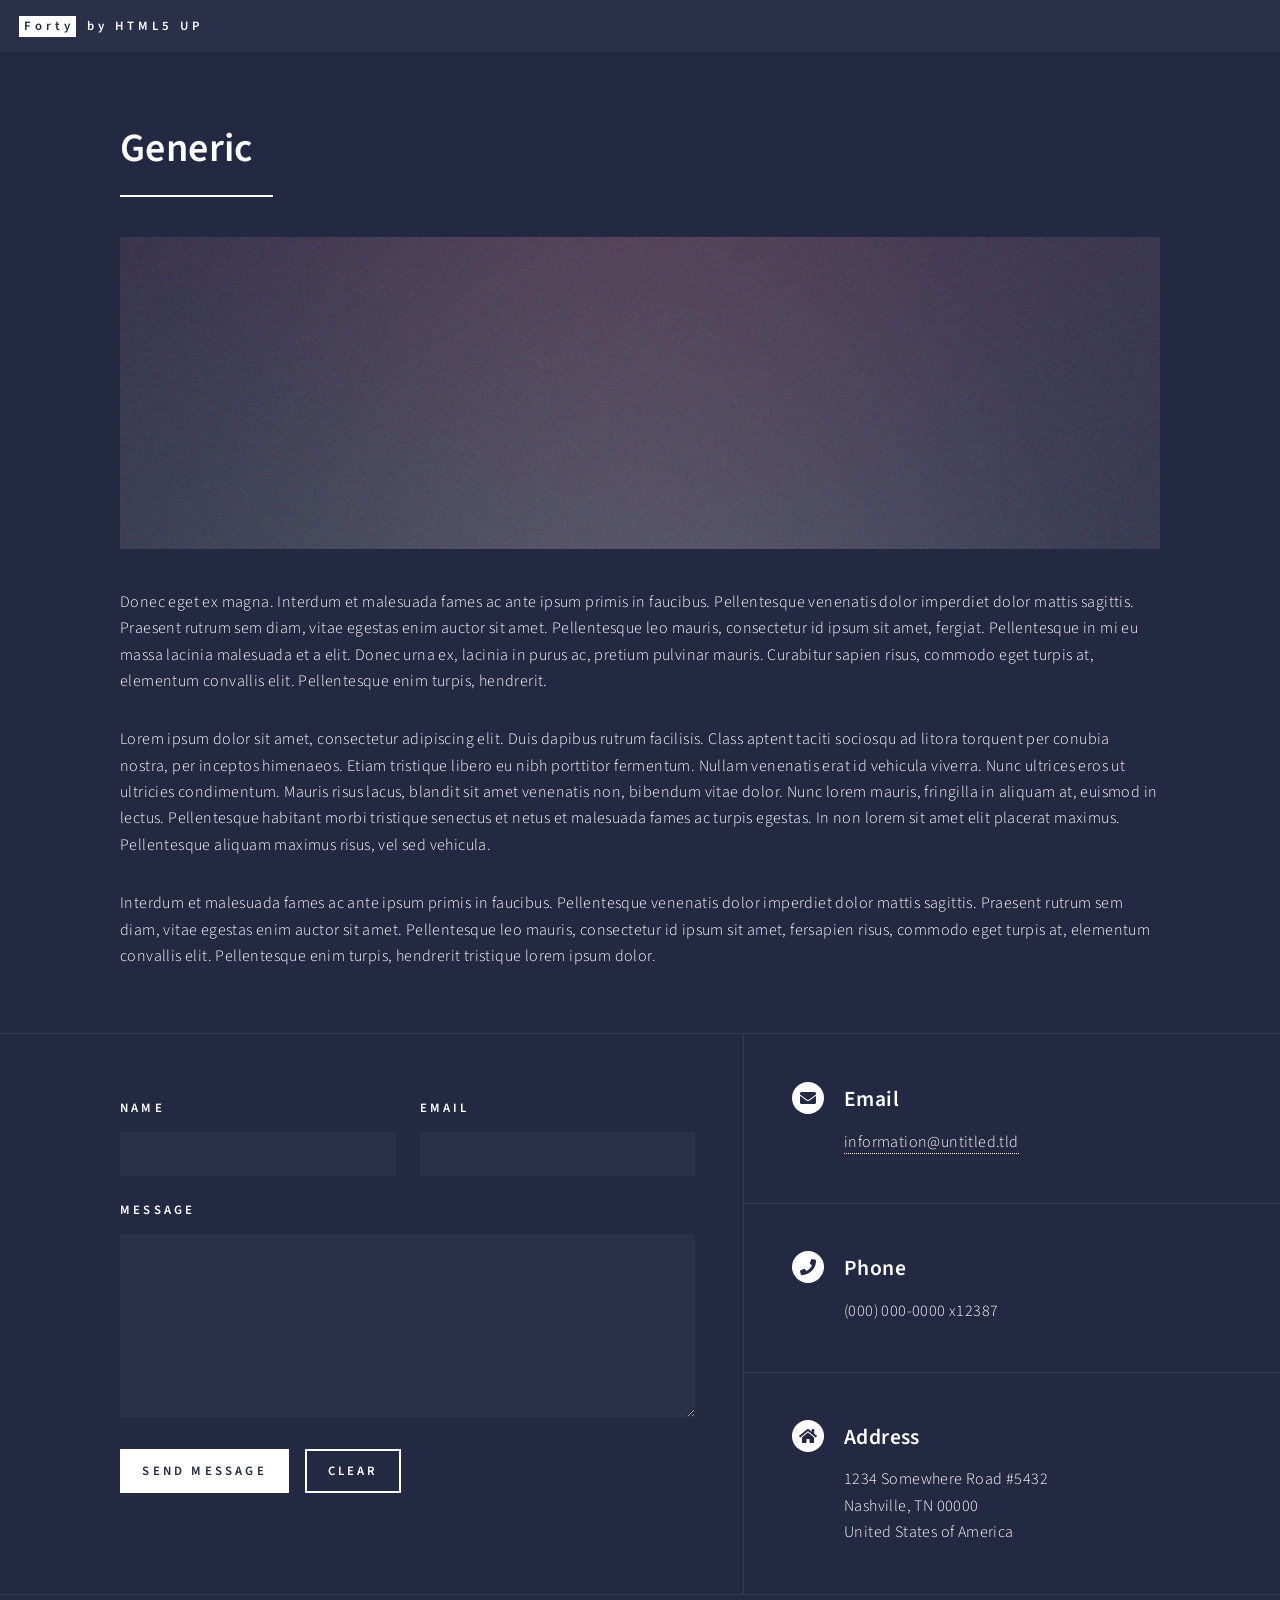
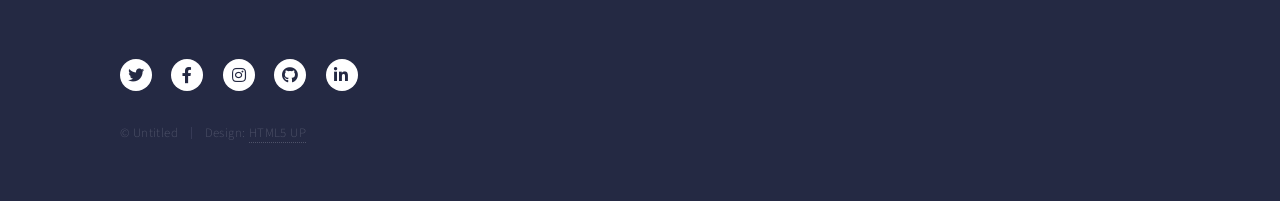
<file: generic.html>
<!DOCTYPE HTML>
<!--
	Forty by HTML5 UP
	html5up.net | @ajlkn
	Free for personal and commercial use under the CCA 3.0 license (html5up.net/license)
-->
<html>
	<head>
		<title>Generic - Forty by HTML5 UP</title>
		<meta charset="utf-8" />
		<meta name="viewport" content="width=device-width, initial-scale=1, user-scalable=no" />
		<link rel="stylesheet" href="assets/css/main.css" />
		<noscript><link rel="stylesheet" href="assets/css/noscript.css" /></noscript>
	</head>
	<body class="is-preload">

		<!-- Wrapper -->
			<div id="wrapper">

				<!-- Header -->
					<header id="header">
						<a href="index.html" class="logo"><strong>Forty</strong> <span>by HTML5 UP</span></a>
						<nav>
							<a href="#menu">Menu</a>
						</nav>
					</header>

				<!-- Menu -->
					<nav id="menu">
						<ul class="links">
							<li><a href="index.html">Home</a></li>
							<li><a href="landing.html">Landing</a></li>
							<li><a href="generic.html">Generic</a></li>
							<li><a href="elements.html">Elements</a></li>
						</ul>
						<ul class="actions stacked">
							<li><a href="#" class="button primary fit">Get Started</a></li>
							<li><a href="#" class="button fit">Log In</a></li>
						</ul>
					</nav>

				<!-- Main -->
					<div id="main" class="alt">

						<!-- One -->
							<section id="one">
								<div class="inner">
									<header class="major">
										<h1>Generic</h1>
									</header>
									<span class="image main"><img src="images/pic11.jpg" alt="" /></span>
									<p>Donec eget ex magna. Interdum et malesuada fames ac ante ipsum primis in faucibus. Pellentesque venenatis dolor imperdiet dolor mattis sagittis. Praesent rutrum sem diam, vitae egestas enim auctor sit amet. Pellentesque leo mauris, consectetur id ipsum sit amet, fergiat. Pellentesque in mi eu massa lacinia malesuada et a elit. Donec urna ex, lacinia in purus ac, pretium pulvinar mauris. Curabitur sapien risus, commodo eget turpis at, elementum convallis elit. Pellentesque enim turpis, hendrerit.</p>
									<p>Lorem ipsum dolor sit amet, consectetur adipiscing elit. Duis dapibus rutrum facilisis. Class aptent taciti sociosqu ad litora torquent per conubia nostra, per inceptos himenaeos. Etiam tristique libero eu nibh porttitor fermentum. Nullam venenatis erat id vehicula viverra. Nunc ultrices eros ut ultricies condimentum. Mauris risus lacus, blandit sit amet venenatis non, bibendum vitae dolor. Nunc lorem mauris, fringilla in aliquam at, euismod in lectus. Pellentesque habitant morbi tristique senectus et netus et malesuada fames ac turpis egestas. In non lorem sit amet elit placerat maximus. Pellentesque aliquam maximus risus, vel sed vehicula.</p>
									<p>Interdum et malesuada fames ac ante ipsum primis in faucibus. Pellentesque venenatis dolor imperdiet dolor mattis sagittis. Praesent rutrum sem diam, vitae egestas enim auctor sit amet. Pellentesque leo mauris, consectetur id ipsum sit amet, fersapien risus, commodo eget turpis at, elementum convallis elit. Pellentesque enim turpis, hendrerit tristique lorem ipsum dolor.</p>
								</div>
							</section>

					</div>

				<!-- Contact -->
					<section id="contact">
						<div class="inner">
							<section>
								<form method="post" action="#">
									<div class="fields">
										<div class="field half">
											<label for="name">Name</label>
											<input type="text" name="name" id="name" />
										</div>
										<div class="field half">
											<label for="email">Email</label>
											<input type="text" name="email" id="email" />
										</div>
										<div class="field">
											<label for="message">Message</label>
											<textarea name="message" id="message" rows="6"></textarea>
										</div>
									</div>
									<ul class="actions">
										<li><input type="submit" value="Send Message" class="primary" /></li>
										<li><input type="reset" value="Clear" /></li>
									</ul>
								</form>
							</section>
							<section class="split">
								<section>
									<div class="contact-method">
										<span class="icon solid alt fa-envelope"></span>
										<h3>Email</h3>
										<a href="#">information@untitled.tld</a>
									</div>
								</section>
								<section>
									<div class="contact-method">
										<span class="icon solid alt fa-phone"></span>
										<h3>Phone</h3>
										<span>(000) 000-0000 x12387</span>
									</div>
								</section>
								<section>
									<div class="contact-method">
										<span class="icon solid alt fa-home"></span>
										<h3>Address</h3>
										<span>1234 Somewhere Road #5432<br />
										Nashville, TN 00000<br />
										United States of America</span>
									</div>
								</section>
							</section>
						</div>
					</section>

				<!-- Footer -->
					<footer id="footer">
						<div class="inner">
							<ul class="icons">
								<li><a href="#" class="icon brands alt fa-twitter"><span class="label">Twitter</span></a></li>
								<li><a href="#" class="icon brands alt fa-facebook-f"><span class="label">Facebook</span></a></li>
								<li><a href="#" class="icon brands alt fa-instagram"><span class="label">Instagram</span></a></li>
								<li><a href="#" class="icon brands alt fa-github"><span class="label">GitHub</span></a></li>
								<li><a href="#" class="icon brands alt fa-linkedin-in"><span class="label">LinkedIn</span></a></li>
							</ul>
							<ul class="copyright">
								<li>&copy; Untitled</li><li>Design: <a href="https://html5up.net">HTML5 UP</a></li>
							</ul>
						</div>
					</footer>

			</div>

		<!-- Scripts -->
			<script src="assets/js/jquery.min.js"></script>
			<script src="assets/js/jquery.scrolly.min.js"></script>
			<script src="assets/js/jquery.scrollex.min.js"></script>
			<script src="assets/js/browser.min.js"></script>
			<script src="assets/js/breakpoints.min.js"></script>
			<script src="assets/js/util.js"></script>
			<script src="assets/js/main.js"></script>

	</body>
</html>
</file>
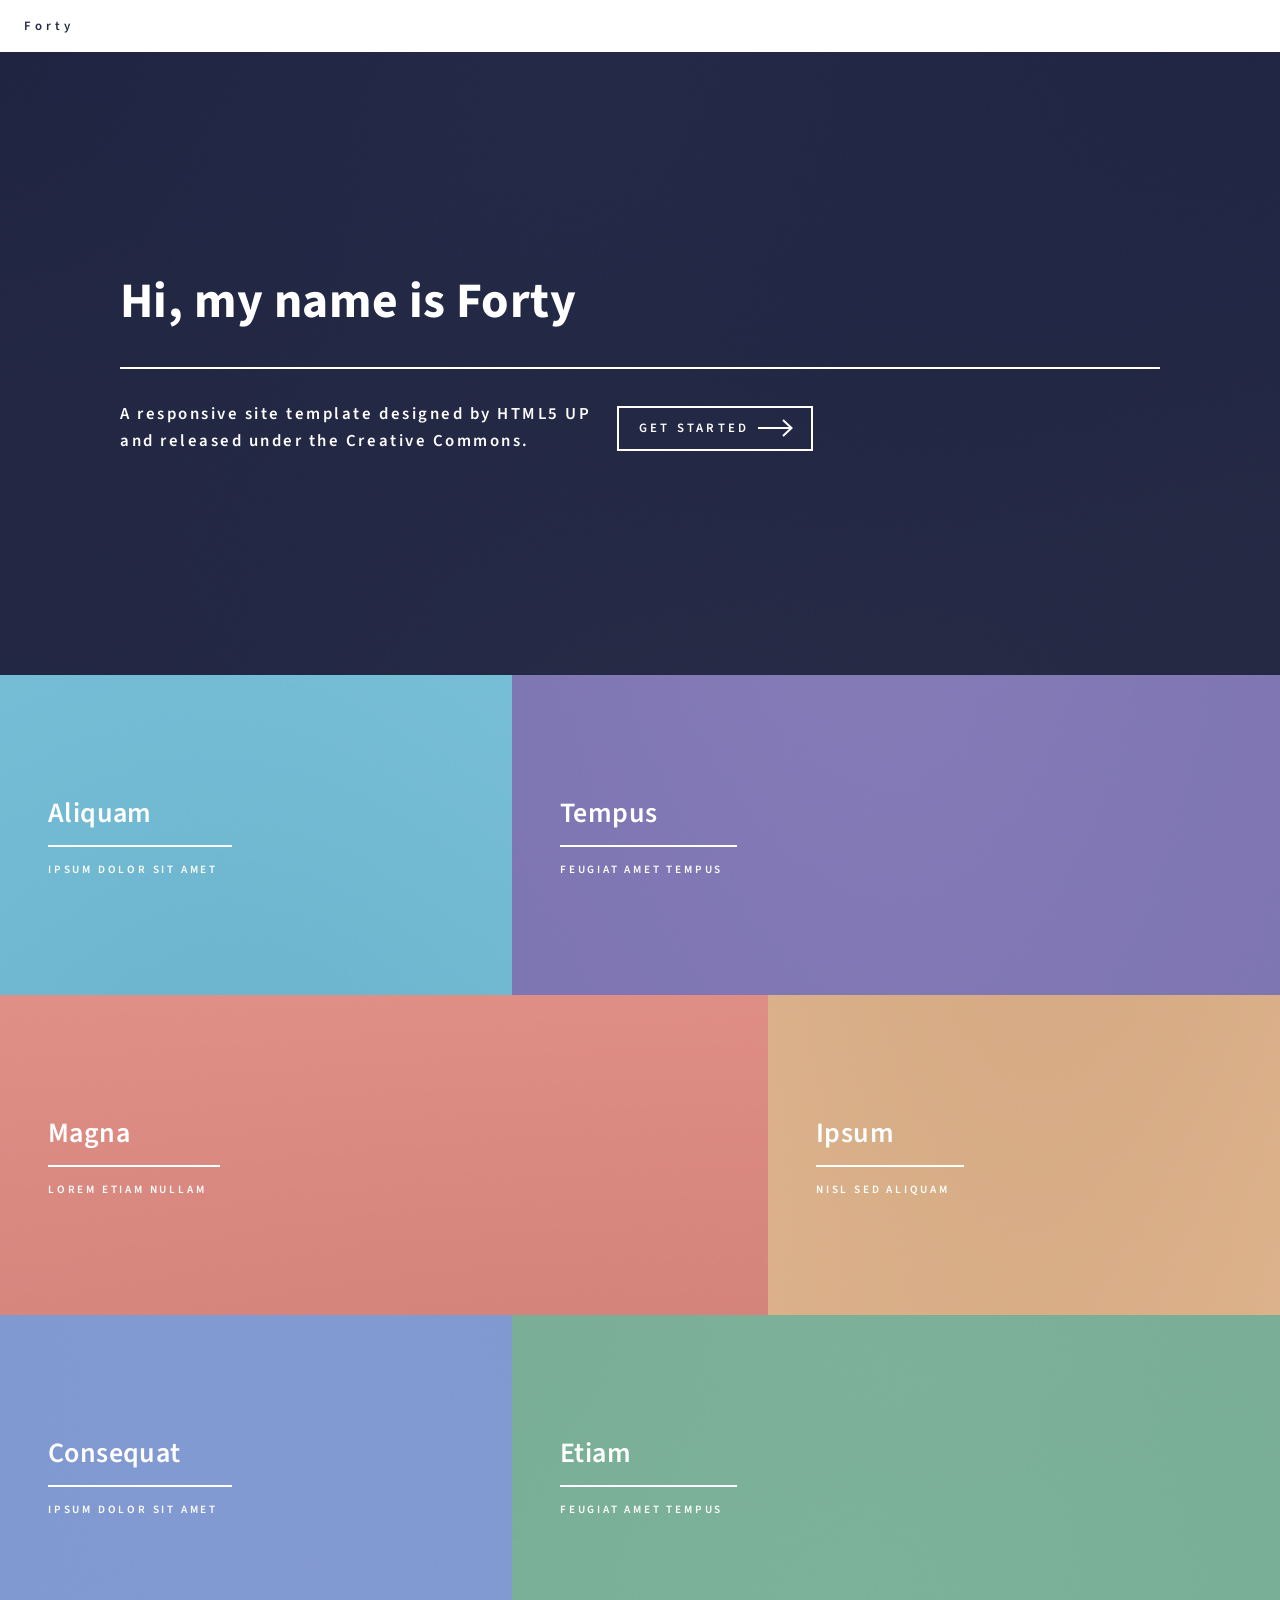
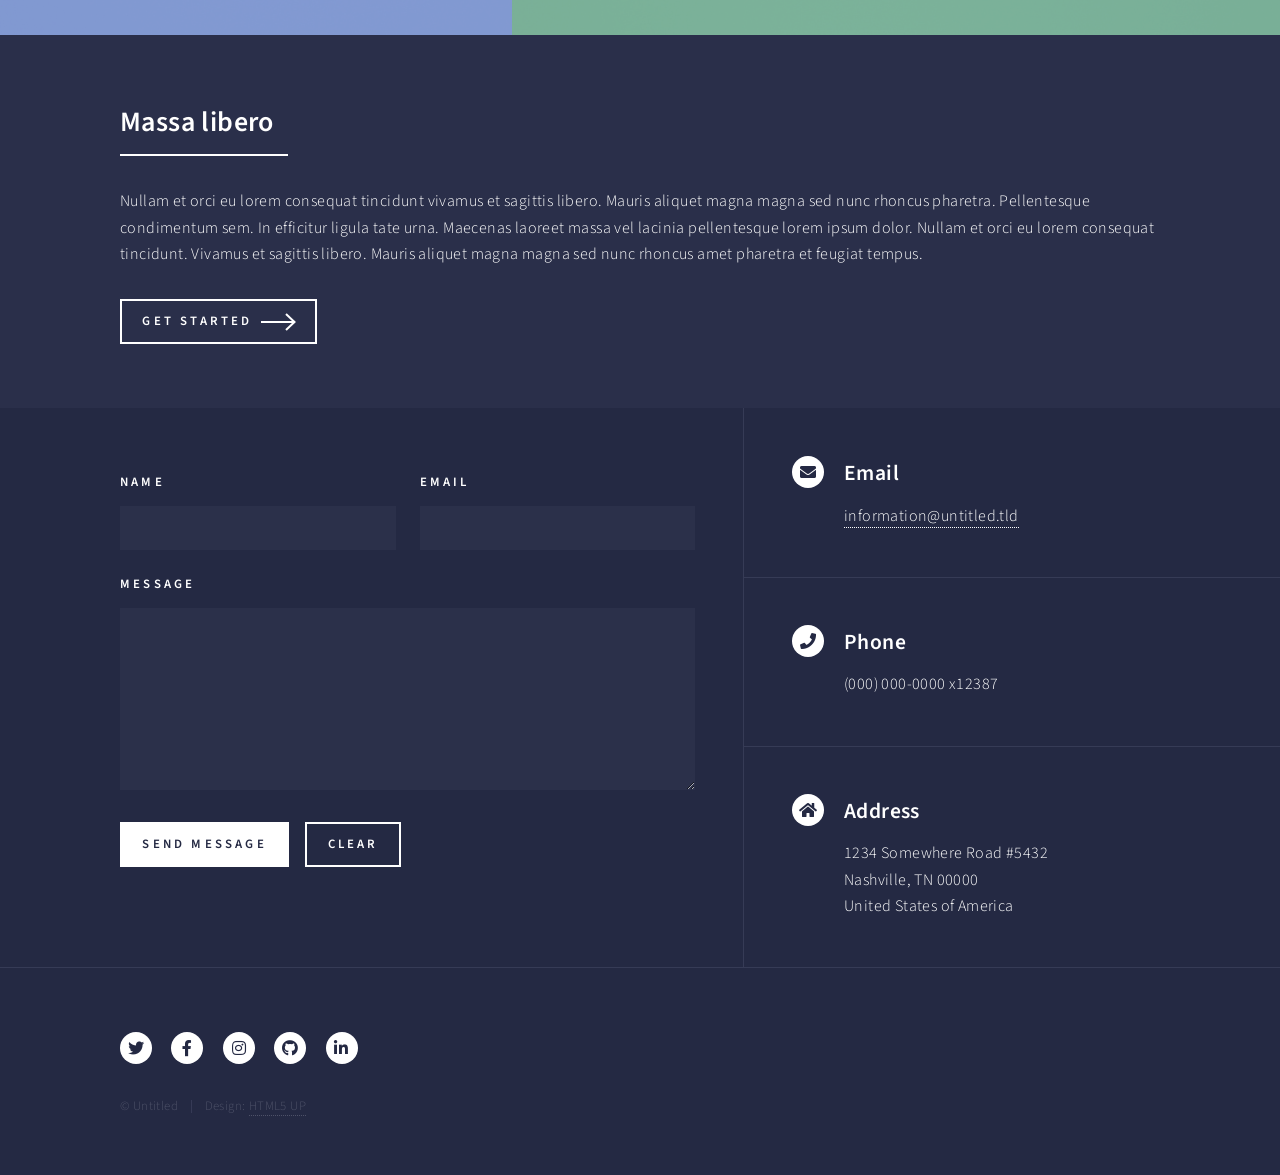
<file: index-backup.html>
<!DOCTYPE HTML>
<!--
	Forty by HTML5 UP
	html5up.net | @ajlkn
	Free for personal and commercial use under the CCA 3.0 license (html5up.net/license)
-->
<html>
	<head>
		<title>Forty by HTML5 UP</title>
		<meta charset="utf-8" />
		<meta name="viewport" content="width=device-width, initial-scale=1, user-scalable=no" />
		<link rel="stylesheet" href="assets/css/main.css" />
		<noscript><link rel="stylesheet" href="assets/css/noscript.css" /></noscript>
	</head>
	<body class="is-preload">

		<!-- Wrapper -->
			<div id="wrapper">

				<!-- Header -->
					<header id="header" class="alt">
						<a href="index.html" class="logo"><strong>Forty</strong> <span>by HTML5 UP</span></a>
						<nav>
							<a href="#menu">Menu</a>
						</nav>
					</header>

				<!-- Menu -->
					<nav id="menu">
						<ul class="links">
							<li><a href="index.html">Home</a></li>
							<li><a href="landing.html">Landing</a></li>
							<li><a href="generic.html">Generic</a></li>
							<li><a href="elements.html">Elements</a></li>
						</ul>
						<ul class="actions stacked">
							<li><a href="#" class="button primary fit">Get Started</a></li>
							<li><a href="#" class="button fit">Log In</a></li>
						</ul>
					</nav>

				<!-- Banner -->
					<section id="banner" class="major">
						<div class="inner">
							<header class="major">
								<h1>Hi, my name is Forty</h1>
							</header>
							<div class="content">
								<p>A responsive site template designed by HTML5 UP<br />
								and released under the Creative Commons.</p>
								<ul class="actions">
									<li><a href="#one" class="button next scrolly">Get Started</a></li>
								</ul>
							</div>
						</div>
					</section>

				<!-- Main -->
					<div id="main">

						<!-- One -->
							<section id="one" class="tiles">
								<article>
									<span class="image">
										<img src="images/pic01.jpg" alt="" />
									</span>
									<header class="major">
										<h3><a href="landing.html" class="link">Aliquam</a></h3>
										<p>Ipsum dolor sit amet</p>
									</header>
								</article>
								<article>
									<span class="image">
										<img src="images/pic02.jpg" alt="" />
									</span>
									<header class="major">
										<h3><a href="landing.html" class="link">Tempus</a></h3>
										<p>feugiat amet tempus</p>
									</header>
								</article>
								<article>
									<span class="image">
										<img src="images/pic03.jpg" alt="" />
									</span>
									<header class="major">
										<h3><a href="landing.html" class="link">Magna</a></h3>
										<p>Lorem etiam nullam</p>
									</header>
								</article>
								<article>
									<span class="image">
										<img src="images/pic04.jpg" alt="" />
									</span>
									<header class="major">
										<h3><a href="landing.html" class="link">Ipsum</a></h3>
										<p>Nisl sed aliquam</p>
									</header>
								</article>
								<article>
									<span class="image">
										<img src="images/pic05.jpg" alt="" />
									</span>
									<header class="major">
										<h3><a href="landing.html" class="link">Consequat</a></h3>
										<p>Ipsum dolor sit amet</p>
									</header>
								</article>
								<article>
									<span class="image">
										<img src="images/pic06.jpg" alt="" />
									</span>
									<header class="major">
										<h3><a href="landing.html" class="link">Etiam</a></h3>
										<p>Feugiat amet tempus</p>
									</header>
								</article>
							</section>

						<!-- Two -->
							<section id="two">
								<div class="inner">
									<header class="major">
										<h2>Massa libero</h2>
									</header>
									<p>Nullam et orci eu lorem consequat tincidunt vivamus et sagittis libero. Mauris aliquet magna magna sed nunc rhoncus pharetra. Pellentesque condimentum sem. In efficitur ligula tate urna. Maecenas laoreet massa vel lacinia pellentesque lorem ipsum dolor. Nullam et orci eu lorem consequat tincidunt. Vivamus et sagittis libero. Mauris aliquet magna magna sed nunc rhoncus amet pharetra et feugiat tempus.</p>
									<ul class="actions">
										<li><a href="landing.html" class="button next">Get Started</a></li>
									</ul>
								</div>
							</section>

					</div>

				<!-- Contact -->
					<section id="contact">
						<div class="inner">
							<section>
								<form method="post" action="#">
									<div class="fields">
										<div class="field half">
											<label for="name">Name</label>
											<input type="text" name="name" id="name" />
										</div>
										<div class="field half">
											<label for="email">Email</label>
											<input type="text" name="email" id="email" />
										</div>
										<div class="field">
											<label for="message">Message</label>
											<textarea name="message" id="message" rows="6"></textarea>
										</div>
									</div>
									<ul class="actions">
										<li><input type="submit" value="Send Message" class="primary" /></li>
										<li><input type="reset" value="Clear" /></li>
									</ul>
								</form>
							</section>
							<section class="split">
								<section>
									<div class="contact-method">
										<span class="icon solid alt fa-envelope"></span>
										<h3>Email</h3>
										<a href="#">information@untitled.tld</a>
									</div>
								</section>
								<section>
									<div class="contact-method">
										<span class="icon solid alt fa-phone"></span>
										<h3>Phone</h3>
										<span>(000) 000-0000 x12387</span>
									</div>
								</section>
								<section>
									<div class="contact-method">
										<span class="icon solid alt fa-home"></span>
										<h3>Address</h3>
										<span>1234 Somewhere Road #5432<br />
										Nashville, TN 00000<br />
										United States of America</span>
									</div>
								</section>
							</section>
						</div>
					</section>

				<!-- Footer -->
					<footer id="footer">
						<div class="inner">
							<ul class="icons">
								<li><a href="#" class="icon brands alt fa-twitter"><span class="label">Twitter</span></a></li>
								<li><a href="#" class="icon brands alt fa-facebook-f"><span class="label">Facebook</span></a></li>
								<li><a href="#" class="icon brands alt fa-instagram"><span class="label">Instagram</span></a></li>
								<li><a href="#" class="icon brands alt fa-github"><span class="label">GitHub</span></a></li>
								<li><a href="#" class="icon brands alt fa-linkedin-in"><span class="label">LinkedIn</span></a></li>
							</ul>
							<ul class="copyright">
								<li>&copy; Untitled</li><li>Design: <a href="https://html5up.net">HTML5 UP</a></li>
							</ul>
						</div>
					</footer>

			</div>

		<!-- Scripts -->
			<script src="assets/js/jquery.min.js"></script>
			<script src="assets/js/jquery.scrolly.min.js"></script>
			<script src="assets/js/jquery.scrollex.min.js"></script>
			<script src="assets/js/browser.min.js"></script>
			<script src="assets/js/breakpoints.min.js"></script>
			<script src="assets/js/util.js"></script>
			<script src="assets/js/main.js"></script>

	</body>
</html>
</file>
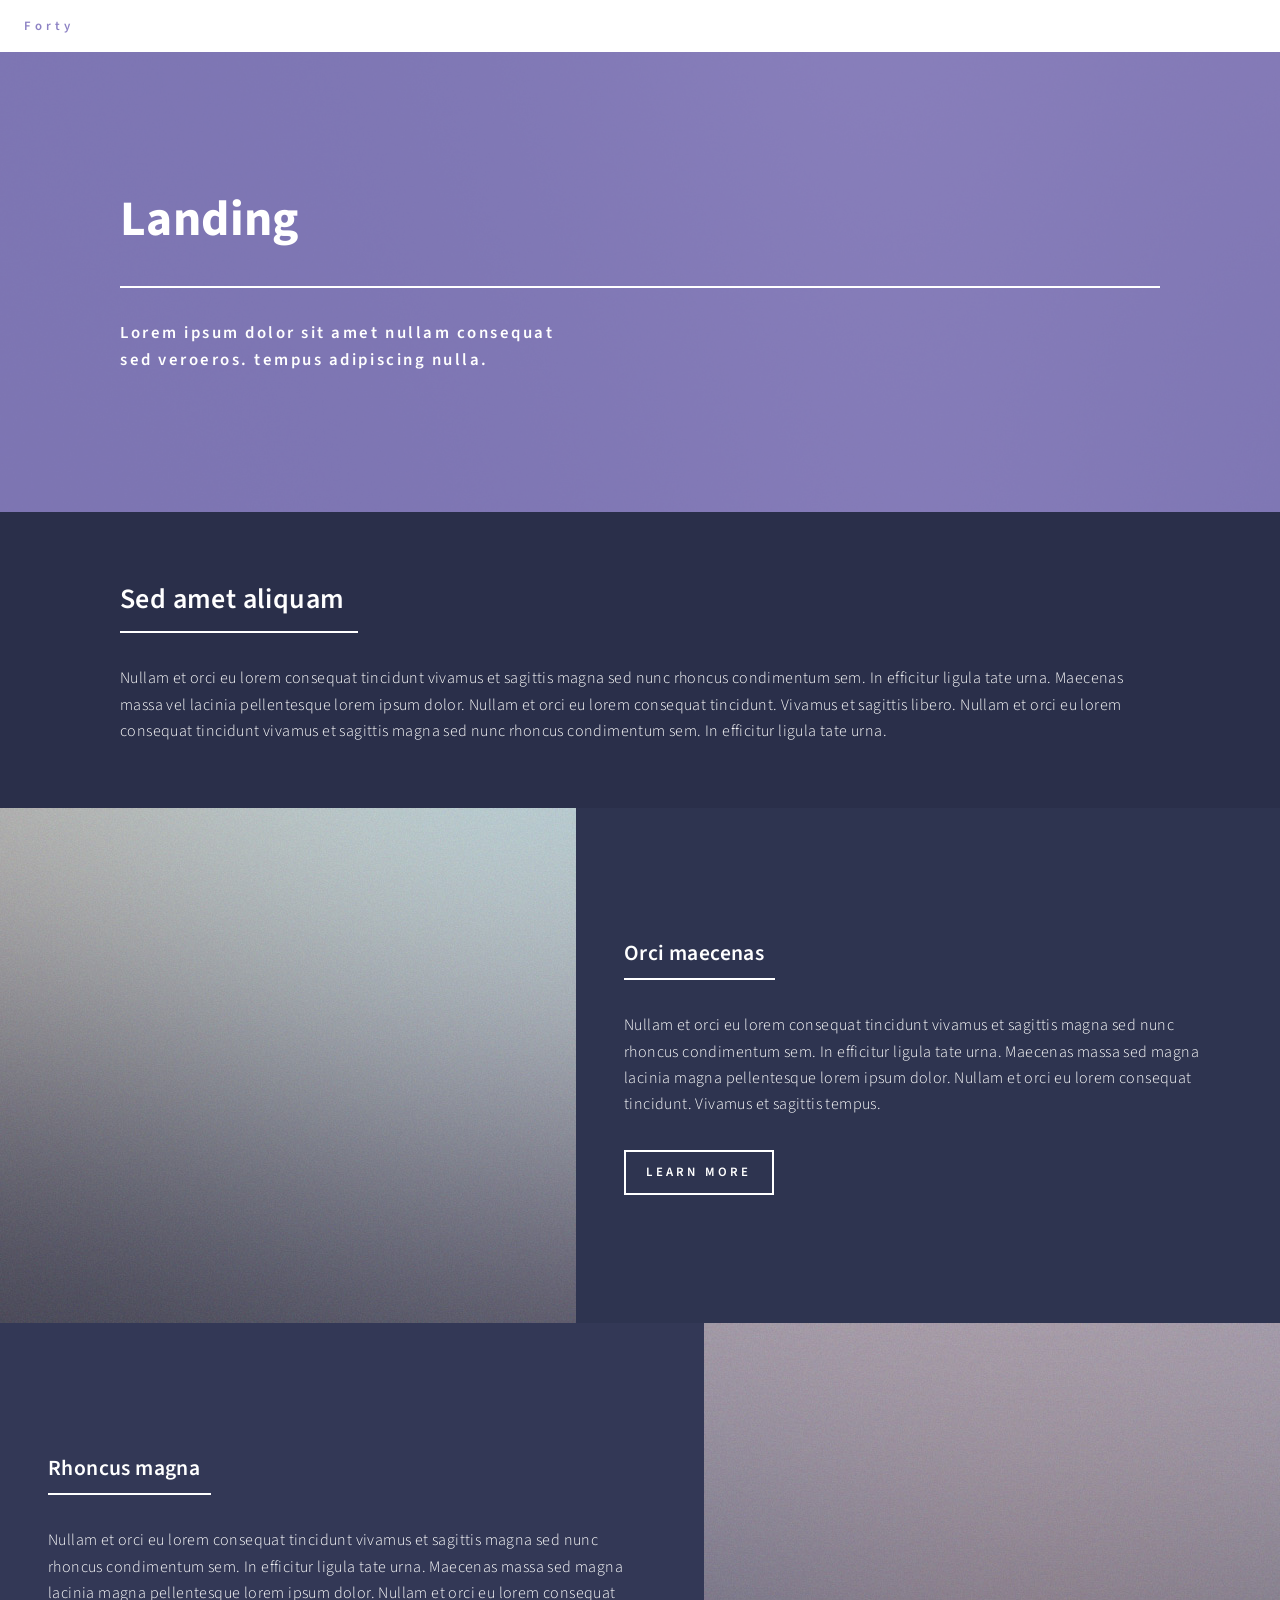
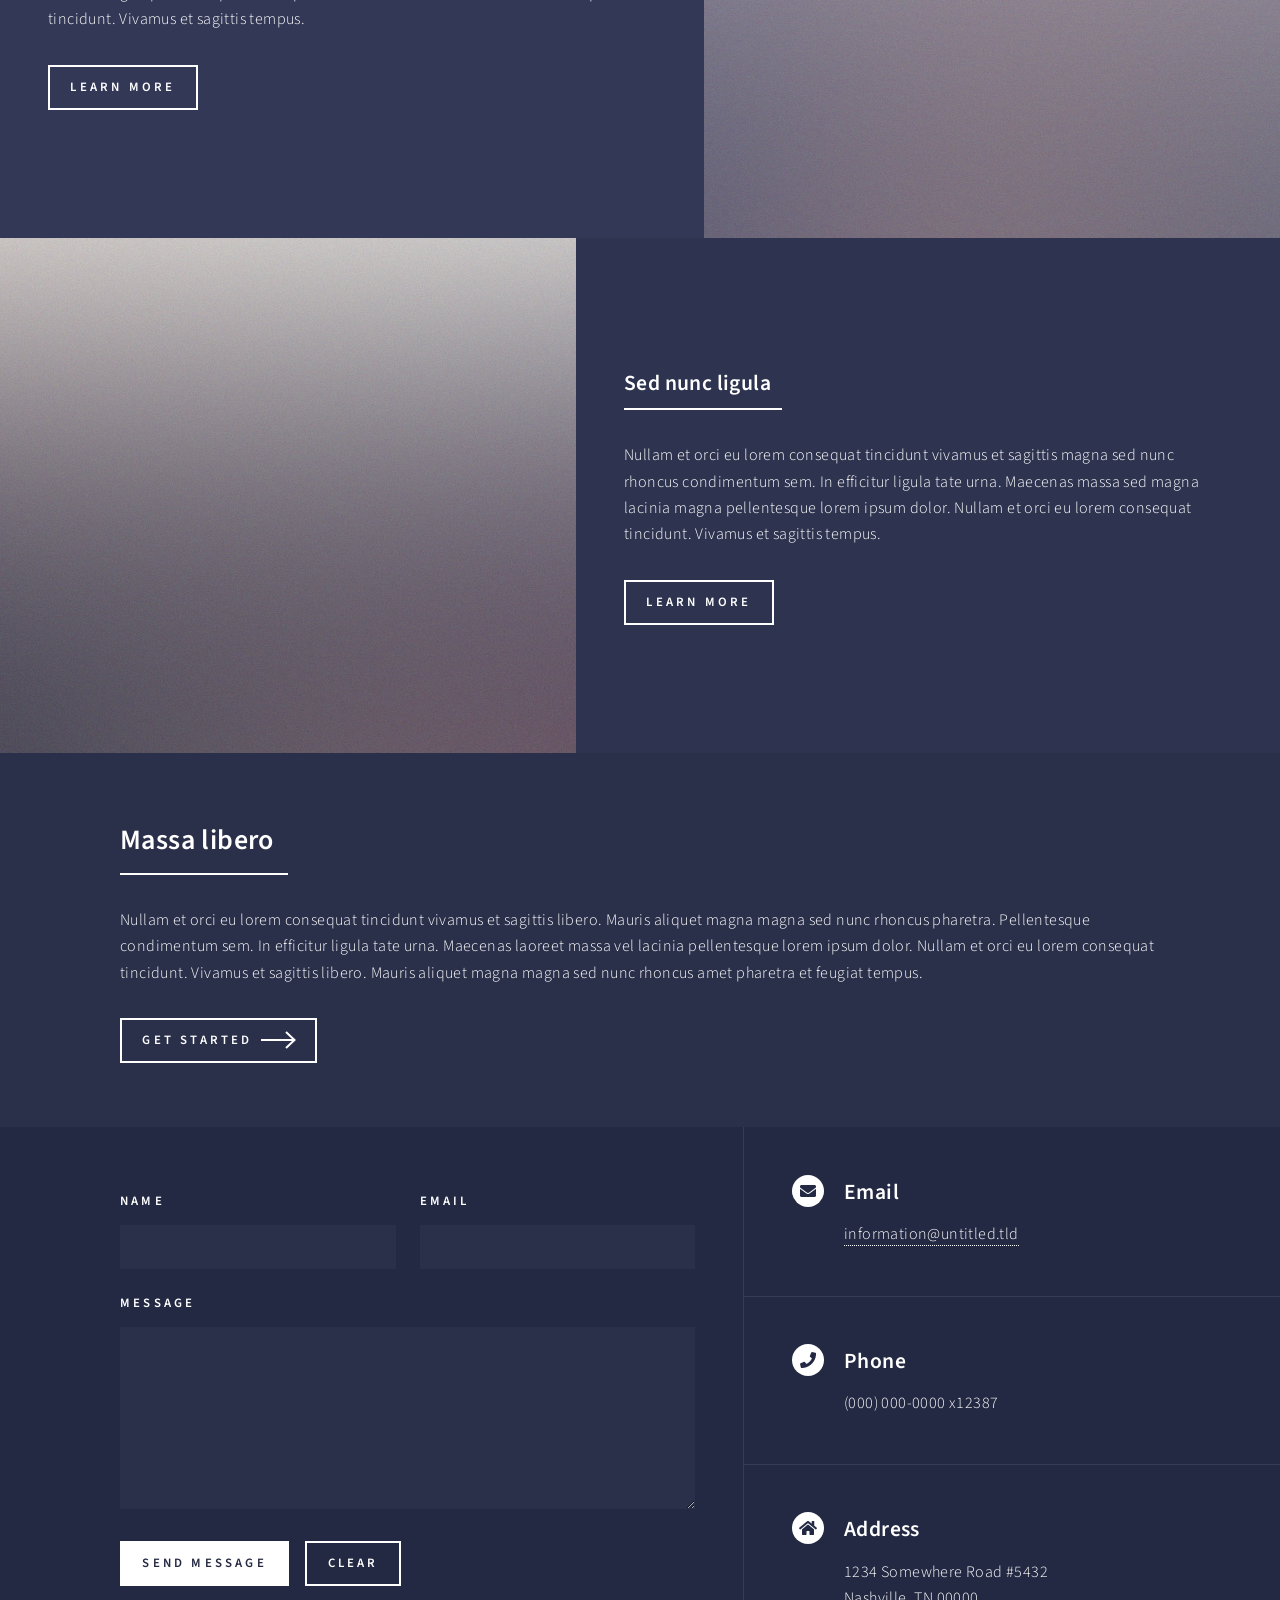
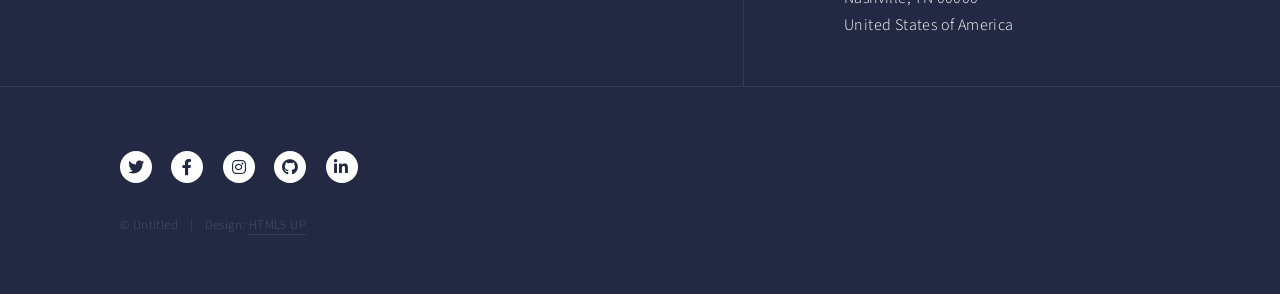
<file: landing.html>
<!DOCTYPE HTML>
<!--
	Forty by HTML5 UP
	html5up.net | @ajlkn
	Free for personal and commercial use under the CCA 3.0 license (html5up.net/license)
-->
<html>
	<head>
		<title>Landing - Forty by HTML5 UP</title>
		<meta charset="utf-8" />
		<meta name="viewport" content="width=device-width, initial-scale=1, user-scalable=no" />
		<link rel="stylesheet" href="assets/css/main.css" />
		<noscript><link rel="stylesheet" href="assets/css/noscript.css" /></noscript>
	</head>
	<body class="is-preload">

		<!-- Wrapper -->
			<div id="wrapper">

				<!-- Header -->
				<!-- Note: The "styleN" class below should match that of the banner element. -->
					<header id="header" class="alt style2">
						<a href="index.html" class="logo"><strong>Forty</strong> <span>by HTML5 UP</span></a>
						<nav>
							<a href="#menu">Menu</a>
						</nav>
					</header>

				<!-- Menu -->
					<nav id="menu">
						<ul class="links">
							<li><a href="index.html">Home</a></li>
							<li><a href="landing.html">Landing</a></li>
							<li><a href="generic.html">Generic</a></li>
							<li><a href="elements.html">Elements</a></li>
						</ul>
						<ul class="actions stacked">
							<li><a href="#" class="button primary fit">Get Started</a></li>
							<li><a href="#" class="button fit">Log In</a></li>
						</ul>
					</nav>

				<!-- Banner -->
				<!-- Note: The "styleN" class below should match that of the header element. -->
					<section id="banner" class="style2">
						<div class="inner">
							<span class="image">
								<img src="images/pic07.jpg" alt="" />
							</span>
							<header class="major">
								<h1>Landing</h1>
							</header>
							<div class="content">
								<p>Lorem ipsum dolor sit amet nullam consequat<br />
								sed veroeros. tempus adipiscing nulla.</p>
							</div>
						</div>
					</section>

				<!-- Main -->
					<div id="main">

						<!-- One -->
							<section id="one">
								<div class="inner">
									<header class="major">
										<h2>Sed amet aliquam</h2>
									</header>
									<p>Nullam et orci eu lorem consequat tincidunt vivamus et sagittis magna sed nunc rhoncus condimentum sem. In efficitur ligula tate urna. Maecenas massa vel lacinia pellentesque lorem ipsum dolor. Nullam et orci eu lorem consequat tincidunt. Vivamus et sagittis libero. Nullam et orci eu lorem consequat tincidunt vivamus et sagittis magna sed nunc rhoncus condimentum sem. In efficitur ligula tate urna.</p>
								</div>
							</section>

						<!-- Two -->
							<section id="two" class="spotlights">
								<section>
									<a href="generic.html" class="image">
										<img src="images/pic08.jpg" alt="" data-position="center center" />
									</a>
									<div class="content">
										<div class="inner">
											<header class="major">
												<h3>Orci maecenas</h3>
											</header>
											<p>Nullam et orci eu lorem consequat tincidunt vivamus et sagittis magna sed nunc rhoncus condimentum sem. In efficitur ligula tate urna. Maecenas massa sed magna lacinia magna pellentesque lorem ipsum dolor. Nullam et orci eu lorem consequat tincidunt. Vivamus et sagittis tempus.</p>
											<ul class="actions">
												<li><a href="generic.html" class="button">Learn more</a></li>
											</ul>
										</div>
									</div>
								</section>
								<section>
									<a href="generic.html" class="image">
										<img src="images/pic09.jpg" alt="" data-position="top center" />
									</a>
									<div class="content">
										<div class="inner">
											<header class="major">
												<h3>Rhoncus magna</h3>
											</header>
											<p>Nullam et orci eu lorem consequat tincidunt vivamus et sagittis magna sed nunc rhoncus condimentum sem. In efficitur ligula tate urna. Maecenas massa sed magna lacinia magna pellentesque lorem ipsum dolor. Nullam et orci eu lorem consequat tincidunt. Vivamus et sagittis tempus.</p>
											<ul class="actions">
												<li><a href="generic.html" class="button">Learn more</a></li>
											</ul>
										</div>
									</div>
								</section>
								<section>
									<a href="generic.html" class="image">
										<img src="images/pic10.jpg" alt="" data-position="25% 25%" />
									</a>
									<div class="content">
										<div class="inner">
											<header class="major">
												<h3>Sed nunc ligula</h3>
											</header>
											<p>Nullam et orci eu lorem consequat tincidunt vivamus et sagittis magna sed nunc rhoncus condimentum sem. In efficitur ligula tate urna. Maecenas massa sed magna lacinia magna pellentesque lorem ipsum dolor. Nullam et orci eu lorem consequat tincidunt. Vivamus et sagittis tempus.</p>
											<ul class="actions">
												<li><a href="generic.html" class="button">Learn more</a></li>
											</ul>
										</div>
									</div>
								</section>
							</section>

						<!-- Three -->
							<section id="three">
								<div class="inner">
									<header class="major">
										<h2>Massa libero</h2>
									</header>
									<p>Nullam et orci eu lorem consequat tincidunt vivamus et sagittis libero. Mauris aliquet magna magna sed nunc rhoncus pharetra. Pellentesque condimentum sem. In efficitur ligula tate urna. Maecenas laoreet massa vel lacinia pellentesque lorem ipsum dolor. Nullam et orci eu lorem consequat tincidunt. Vivamus et sagittis libero. Mauris aliquet magna magna sed nunc rhoncus amet pharetra et feugiat tempus.</p>
									<ul class="actions">
										<li><a href="generic.html" class="button next">Get Started</a></li>
									</ul>
								</div>
							</section>

					</div>

				<!-- Contact -->
					<section id="contact">
						<div class="inner">
							<section>
								<form method="post" action="#">
									<div class="fields">
										<div class="field half">
											<label for="name">Name</label>
											<input type="text" name="name" id="name" />
										</div>
										<div class="field half">
											<label for="email">Email</label>
											<input type="text" name="email" id="email" />
										</div>
										<div class="field">
											<label for="message">Message</label>
											<textarea name="message" id="message" rows="6"></textarea>
										</div>
									</div>
									<ul class="actions">
										<li><input type="submit" value="Send Message" class="primary" /></li>
										<li><input type="reset" value="Clear" /></li>
									</ul>
								</form>
							</section>
							<section class="split">
								<section>
									<div class="contact-method">
										<span class="icon solid alt fa-envelope"></span>
										<h3>Email</h3>
										<a href="#">information@untitled.tld</a>
									</div>
								</section>
								<section>
									<div class="contact-method">
										<span class="icon solid alt fa-phone"></span>
										<h3>Phone</h3>
										<span>(000) 000-0000 x12387</span>
									</div>
								</section>
								<section>
									<div class="contact-method">
										<span class="icon solid alt fa-home"></span>
										<h3>Address</h3>
										<span>1234 Somewhere Road #5432<br />
										Nashville, TN 00000<br />
										United States of America</span>
									</div>
								</section>
							</section>
						</div>
					</section>

				<!-- Footer -->
					<footer id="footer">
						<div class="inner">
							<ul class="icons">
								<li><a href="#" class="icon brands alt fa-twitter"><span class="label">Twitter</span></a></li>
								<li><a href="#" class="icon brands alt fa-facebook-f"><span class="label">Facebook</span></a></li>
								<li><a href="#" class="icon brands alt fa-instagram"><span class="label">Instagram</span></a></li>
								<li><a href="#" class="icon brands alt fa-github"><span class="label">GitHub</span></a></li>
								<li><a href="#" class="icon brands alt fa-linkedin-in"><span class="label">LinkedIn</span></a></li>
							</ul>
							<ul class="copyright">
								<li>&copy; Untitled</li><li>Design: <a href="https://html5up.net">HTML5 UP</a></li>
							</ul>
						</div>
					</footer>

			</div>

		<!-- Scripts -->
			<script src="assets/js/jquery.min.js"></script>
			<script src="assets/js/jquery.scrolly.min.js"></script>
			<script src="assets/js/jquery.scrollex.min.js"></script>
			<script src="assets/js/browser.min.js"></script>
			<script src="assets/js/breakpoints.min.js"></script>
			<script src="assets/js/util.js"></script>
			<script src="assets/js/main.js"></script>

	</body>
</html>
</file>
<file: assets/css/noscript.css>
/*
	Forty by HTML5 UP
	html5up.net | @ajlkn
	Free for personal and commercial use under the CCA 3.0 license (html5up.net/license)
*/

/* Banner */

	body.is-preload #banner:after {
		opacity: 0.85;
	}

	body.is-preload #banner > .inner {
		-moz-filter: none;
		-webkit-filter: none;
		-ms-filter: none;
		filter: none;
		-moz-transform: none;
		-webkit-transform: none;
		-ms-transform: none;
		transform: none;
		opacity: 1;
	}
</file>
<file: assets/css/main.css>
@import url(fontawesome-all.min.css);
@import url("https://fonts.googleapis.com/css?family=Source+Sans+Pro:300,300italic,600,600italic");

/*
	Forty by HTML5 UP
	html5up.net | @ajlkn
	Free for personal and commercial use under the CCA 3.0 license (html5up.net/license)
*/

html, body, div, span, applet, object,
iframe, h1, h2, h3, h4, h5, h6, p, blockquote,
pre, a, abbr, acronym, address, big, cite,
code, del, dfn, em, img, ins, kbd, q, s, samp,
small, strike, strong, sub, sup, tt, var, b,
u, i, center, dl, dt, dd, ol, ul, li, fieldset,
form, label, legend, table, caption, tbody,
tfoot, thead, tr, th, td, article, aside,
canvas, details, embed, figure, figcaption,
footer, header, hgroup, menu, nav, output, ruby,
section, summary, time, mark, audio, video {
	margin: 0;
	padding: 0;
	border: 0;
	font-size: 100%;
	font: inherit;
	vertical-align: baseline;}

article, aside, details, figcaption, figure,
footer, header, hgroup, menu, nav, section {
	display: block;}

body {
	line-height: 1;
}

ol, ul {
	list-style: none;
}

blockquote, q {
	quotes: none;
}

	blockquote:before, blockquote:after, q:before, q:after {
		content: '';
		content: none;
	}

table {
	border-collapse: collapse;
	border-spacing: 0;
}

body {
	-webkit-text-size-adjust: none;
}

mark {
	background-color: transparent;
	color: inherit;
}

input::-moz-focus-inner {
	border: 0;
	padding: 0;
}

input, select, textarea {
	-moz-appearance: none;
	-webkit-appearance: none;
	-ms-appearance: none;
	appearance: none;
}

/* Basic */

	@-ms-viewport {
		width: device-width;
	}

	body {
		-ms-overflow-style: scrollbar;
	}

	@media screen and (max-width: 480px) {

		html, body {
			min-width: 320px;
		}

	}

	html {
		box-sizing: border-box;
	}

	*, *:before, *:after {
		box-sizing: inherit;
	}

	body {
		background: #242943;
	}

		body.is-preload *, body.is-preload *:before, body.is-preload *:after {
			-moz-animation: none !important;
			-webkit-animation: none !important;
			-ms-animation: none !important;
			animation: none !important;
			-moz-transition: none !important;
			-webkit-transition: none !important;
			-ms-transition: none !important;
			transition: none !important;
		}

/* Type */

	body, input, select, textarea {
		color: #ffffff;
		font-family: "Source Sans Pro", Helvetica, sans-serif;
		font-size: 17pt;
		font-weight: 300;
		letter-spacing: 0.025em;
		line-height: 1.65;
	}

		@media screen and (max-width: 1680px) {

			body, input, select, textarea {
				font-size: 14pt;
			}

		}

		@media screen and (max-width: 1280px) {

			body, input, select, textarea {
				font-size: 12pt;
			}

		}

		@media screen and (max-width: 360px) {

			body, input, select, textarea {
				font-size: 11pt;
			}

		}

	a {
		-moz-transition: color 0.2s ease-in-out, border-bottom-color 0.2s ease-in-out;
		-webkit-transition: color 0.2s ease-in-out, border-bottom-color 0.2s ease-in-out;
		-ms-transition: color 0.2s ease-in-out, border-bottom-color 0.2s ease-in-out;
		transition: color 0.2s ease-in-out, border-bottom-color 0.2s ease-in-out;
		border-bottom: dotted 1px;
		color: inherit;
		text-decoration: none;
	}

		a:hover {
			border-bottom-color: transparent;
			color: #9bf1ff !important;
		}

		a:active {
			color: #53e3fb !important;
		}

	strong, b {
		color: #ffffff;
		font-weight: 600;
	}

	em, i {
		font-style: italic;
	}

	p {
		margin: 0 0 2em 0;
	}

	h1, h2, h3, h4, h5, h6 {
		color: #ffffff;
		font-weight: 600;
		line-height: 1.65;
		margin: 0 0 1em 0;
	}

		h1 a, h2 a, h3 a, h4 a, h5 a, h6 a {
			color: inherit;
			border-bottom: 0;
		}

	h1 {
		font-size: 2.5em;
	}

	h2 {
		font-size: 1.75em;
	}

	h3 {
		font-size: 1.35em;
	}

	h4 {
		font-size: 1.1em;
	}

	h5 {
		font-size: 0.9em;
	}

	h6 {
		font-size: 0.7em;
	}

	@media screen and (max-width: 736px) {

		h1 {
			font-size: 2em;
		}

		h2 {
			font-size: 1.5em;
		}

		h3 {
			font-size: 1.25em;
		}

	}

	sub {
		font-size: 0.8em;
		position: relative;
		top: 0.5em;
	}

	sup {
		font-size: 0.8em;
		position: relative;
		top: -0.5em;
	}

	blockquote {
		border-left: solid 4px rgba(212, 212, 255, 0.1);
		font-style: italic;
		margin: 0 0 2em 0;
		padding: 0.5em 0 0.5em 2em;
	}

	code {
		background: rgba(212, 212, 255, 0.035);
		font-family: "Courier New", monospace;
		font-size: 0.9em;
		margin: 0 0.25em;
		padding: 0.25em 0.65em;
	}

	pre {
		-webkit-overflow-scrolling: touch;
		font-family: "Courier New", monospace;
		font-size: 0.9em;
		margin: 0 0 2em 0;
	}

		pre code {
			display: block;
			line-height: 1.75;
			padding: 1em 1.5em;
			overflow-x: auto;
		}

	hr {
		border: 0;
		border-bottom: solid 1px rgba(212, 212, 255, 0.1);
		margin: 2em 0;
	}

		hr.major {
			margin: 3em 0;
		}

	.align-left {
		text-align: left;
	}

	.align-center {
		text-align: center;
	}

	.align-right {
		text-align: right;
	}

/* Row */

	.row {
		display: flex;
		flex-wrap: wrap;
		box-sizing: border-box;
		align-items: stretch;
	}

		.row > * {
			box-sizing: border-box;
		}

		.row.gtr-uniform > * > :last-child {
			margin-bottom: 0;
		}

		.row.aln-left {
			justify-content: flex-start;
		}

		.row.aln-center {
			justify-content: center;
		}

		.row.aln-right {
			justify-content: flex-end;
		}

		.row.aln-top {
			align-items: flex-start;
		}

		.row.aln-middle {
			align-items: center;
		}

		.row.aln-bottom {
			align-items: flex-end;
		}

		.row > .imp {
			order: -1;
		}

		.row > .col-1 {
			width: 8.33333%;
		}

		.row > .off-1 {
			margin-left: 8.33333%;
		}

		.row > .col-2 {
			width: 16.66667%;
		}

		.row > .off-2 {
			margin-left: 16.66667%;
		}

		.row > .col-3 {
			width: 25%;
		}

		.row > .off-3 {
			margin-left: 25%;
		}

		.row > .col-4 {
			width: 33.33333%;
		}

		.row > .off-4 {
			margin-left: 33.33333%;
		}

		.row > .col-5 {
			width: 41.66667%;
		}

		.row > .off-5 {
			margin-left: 41.66667%;
		}

		.row > .col-6 {
			width: 50%;
		}

		.row > .off-6 {
			margin-left: 50%;
		}

		.row > .col-7 {
			width: 58.33333%;
		}

		.row > .off-7 {
			margin-left: 58.33333%;
		}

		.row > .col-8 {
			width: 66.66667%;
		}

		.row > .off-8 {
			margin-left: 66.66667%;
		}

		.row > .col-9 {
			width: 75%;
		}

		.row > .off-9 {
			margin-left: 75%;
		}

		.row > .col-10 {
			width: 83.33333%;
		}

		.row > .off-10 {
			margin-left: 83.33333%;
		}

		.row > .col-11 {
			width: 91.66667%;
		}

		.row > .off-11 {
			margin-left: 91.66667%;
		}

		.row > .col-12 {
			width: 100%;
		}

		.row > .off-12 {
			margin-left: 100%;
		}

		.row.gtr-0 {
			margin-top: 0;
			margin-left: 0em;
		}

			.row.gtr-0 > * {
				padding: 0 0 0 0em;
			}

			.row.gtr-0.gtr-uniform {
				margin-top: 0em;
			}

				.row.gtr-0.gtr-uniform > * {
					padding-top: 0em;
				}

		.row.gtr-25 {
			margin-top: 0;
			margin-left: -0.5em;
		}

			.row.gtr-25 > * {
				padding: 0 0 0 0.5em;
			}

			.row.gtr-25.gtr-uniform {
				margin-top: -0.5em;
			}

				.row.gtr-25.gtr-uniform > * {
					padding-top: 0.5em;
				}

		.row.gtr-50 {
			margin-top: 0;
			margin-left: -1em;
		}

			.row.gtr-50 > * {
				padding: 0 0 0 1em;
			}

			.row.gtr-50.gtr-uniform {
				margin-top: -1em;
			}

				.row.gtr-50.gtr-uniform > * {
					padding-top: 1em;
				}

		.row {
			margin-top: 0;
			margin-left: -2em;
		}

			.row > * {
				padding: 0 0 0 2em;
			}

			.row.gtr-uniform {
				margin-top: -2em;
			}

				.row.gtr-uniform > * {
					padding-top: 2em;
				}

		.row.gtr-150 {
			margin-top: 0;
			margin-left: -3em;
		}

			.row.gtr-150 > * {
				padding: 0 0 0 3em;
			}

			.row.gtr-150.gtr-uniform {
				margin-top: -3em;
			}

				.row.gtr-150.gtr-uniform > * {
					padding-top: 3em;
				}

		.row.gtr-200 {
			margin-top: 0;
			margin-left: -4em;
		}

			.row.gtr-200 > * {
				padding: 0 0 0 4em;
			}

			.row.gtr-200.gtr-uniform {
				margin-top: -4em;
			}

				.row.gtr-200.gtr-uniform > * {
					padding-top: 4em;
				}

		@media screen and (max-width: 1680px) {

			.row {
				display: flex;
				flex-wrap: wrap;
				box-sizing: border-box;
				align-items: stretch;
			}

				.row > * {
					box-sizing: border-box;
				}

				.row.gtr-uniform > * > :last-child {
					margin-bottom: 0;
				}

				.row.aln-left {
					justify-content: flex-start;
				}

				.row.aln-center {
					justify-content: center;
				}

				.row.aln-right {
					justify-content: flex-end;
				}

				.row.aln-top {
					align-items: flex-start;
				}

				.row.aln-middle {
					align-items: center;
				}

				.row.aln-bottom {
					align-items: flex-end;
				}

				.row > .imp-xlarge {
					order: -1;
				}

				.row > .col-1-xlarge {
					width: 8.33333%;
				}

				.row > .off-1-xlarge {
					margin-left: 8.33333%;
				}

				.row > .col-2-xlarge {
					width: 16.66667%;
				}

				.row > .off-2-xlarge {
					margin-left: 16.66667%;
				}

				.row > .col-3-xlarge {
					width: 25%;
				}

				.row > .off-3-xlarge {
					margin-left: 25%;
				}

				.row > .col-4-xlarge {
					width: 33.33333%;
				}

				.row > .off-4-xlarge {
					margin-left: 33.33333%;
				}

				.row > .col-5-xlarge {
					width: 41.66667%;
				}

				.row > .off-5-xlarge {
					margin-left: 41.66667%;
				}

				.row > .col-6-xlarge {
					width: 50%;
				}

				.row > .off-6-xlarge {
					margin-left: 50%;
				}

				.row > .col-7-xlarge {
					width: 58.33333%;
				}

				.row > .off-7-xlarge {
					margin-left: 58.33333%;
				}

				.row > .col-8-xlarge {
					width: 66.66667%;
				}

				.row > .off-8-xlarge {
					margin-left: 66.66667%;
				}

				.row > .col-9-xlarge {
					width: 75%;
				}

				.row > .off-9-xlarge {
					margin-left: 75%;
				}

				.row > .col-10-xlarge {
					width: 83.33333%;
				}

				.row > .off-10-xlarge {
					margin-left: 83.33333%;
				}

				.row > .col-11-xlarge {
					width: 91.66667%;
				}

				.row > .off-11-xlarge {
					margin-left: 91.66667%;
				}

				.row > .col-12-xlarge {
					width: 100%;
				}

				.row > .off-12-xlarge {
					margin-left: 100%;
				}

				.row.gtr-0 {
					margin-top: 0;
					margin-left: 0em;
				}

					.row.gtr-0 > * {
						padding: 0 0 0 0em;
					}

					.row.gtr-0.gtr-uniform {
						margin-top: 0em;
					}

						.row.gtr-0.gtr-uniform > * {
							padding-top: 0em;
						}

				.row.gtr-25 {
					margin-top: 0;
					margin-left: -0.5em;
				}

					.row.gtr-25 > * {
						padding: 0 0 0 0.5em;
					}

					.row.gtr-25.gtr-uniform {
						margin-top: -0.5em;
					}

						.row.gtr-25.gtr-uniform > * {
							padding-top: 0.5em;
						}

				.row.gtr-50 {
					margin-top: 0;
					margin-left: -1em;
				}

					.row.gtr-50 > * {
						padding: 0 0 0 1em;
					}

					.row.gtr-50.gtr-uniform {
						margin-top: -1em;
					}

						.row.gtr-50.gtr-uniform > * {
							padding-top: 1em;
						}

				.row {
					margin-top: 0;
					margin-left: -2em;
				}

					.row > * {
						padding: 0 0 0 2em;
					}

					.row.gtr-uniform {
						margin-top: -2em;
					}

						.row.gtr-uniform > * {
							padding-top: 2em;
						}

				.row.gtr-150 {
					margin-top: 0;
					margin-left: -3em;
				}

					.row.gtr-150 > * {
						padding: 0 0 0 3em;
					}

					.row.gtr-150.gtr-uniform {
						margin-top: -3em;
					}

						.row.gtr-150.gtr-uniform > * {
							padding-top: 3em;
						}

				.row.gtr-200 {
					margin-top: 0;
					margin-left: -4em;
				}

					.row.gtr-200 > * {
						padding: 0 0 0 4em;
					}

					.row.gtr-200.gtr-uniform {
						margin-top: -4em;
					}

						.row.gtr-200.gtr-uniform > * {
							padding-top: 4em;
						}

		}

		@media screen and (max-width: 1280px) {

			.row {
				display: flex;
				flex-wrap: wrap;
				box-sizing: border-box;
				align-items: stretch;
			}

				.row > * {
					box-sizing: border-box;
				}

				.row.gtr-uniform > * > :last-child {
					margin-bottom: 0;
				}

				.row.aln-left {
					justify-content: flex-start;
				}

				.row.aln-center {
					justify-content: center;
				}

				.row.aln-right {
					justify-content: flex-end;
				}

				.row.aln-top {
					align-items: flex-start;
				}

				.row.aln-middle {
					align-items: center;
				}

				.row.aln-bottom {
					align-items: flex-end;
				}

				.row > .imp-large {
					order: -1;
				}

				.row > .col-1-large {
					width: 8.33333%;
				}

				.row > .off-1-large {
					margin-left: 8.33333%;
				}

				.row > .col-2-large {
					width: 16.66667%;
				}

				.row > .off-2-large {
					margin-left: 16.66667%;
				}

				.row > .col-3-large {
					width: 25%;
				}

				.row > .off-3-large {
					margin-left: 25%;
				}

				.row > .col-4-large {
					width: 33.33333%;
				}

				.row > .off-4-large {
					margin-left: 33.33333%;
				}

				.row > .col-5-large {
					width: 41.66667%;
				}

				.row > .off-5-large {
					margin-left: 41.66667%;
				}

				.row > .col-6-large {
					width: 50%;
				}

				.row > .off-6-large {
					margin-left: 50%;
				}

				.row > .col-7-large {
					width: 58.33333%;
				}

				.row > .off-7-large {
					margin-left: 58.33333%;
				}

				.row > .col-8-large {
					width: 66.66667%;
				}

				.row > .off-8-large {
					margin-left: 66.66667%;
				}

				.row > .col-9-large {
					width: 75%;
				}

				.row > .off-9-large {
					margin-left: 75%;
				}

				.row > .col-10-large {
					width: 83.33333%;
				}

				.row > .off-10-large {
					margin-left: 83.33333%;
				}

				.row > .col-11-large {
					width: 91.66667%;
				}

				.row > .off-11-large {
					margin-left: 91.66667%;
				}

				.row > .col-12-large {
					width: 100%;
				}

				.row > .off-12-large {
					margin-left: 100%;
				}

				.row.gtr-0 {
					margin-top: 0;
					margin-left: 0em;
				}

					.row.gtr-0 > * {
						padding: 0 0 0 0em;
					}

					.row.gtr-0.gtr-uniform {
						margin-top: 0em;
					}

						.row.gtr-0.gtr-uniform > * {
							padding-top: 0em;
						}

				.row.gtr-25 {
					margin-top: 0;
					margin-left: -0.375em;
				}

					.row.gtr-25 > * {
						padding: 0 0 0 0.375em;
					}

					.row.gtr-25.gtr-uniform {
						margin-top: -0.375em;
					}

						.row.gtr-25.gtr-uniform > * {
							padding-top: 0.375em;
						}

				.row.gtr-50 {
					margin-top: 0;
					margin-left: -0.75em;
				}

					.row.gtr-50 > * {
						padding: 0 0 0 0.75em;
					}

					.row.gtr-50.gtr-uniform {
						margin-top: -0.75em;
					}

						.row.gtr-50.gtr-uniform > * {
							padding-top: 0.75em;
						}

				.row {
					margin-top: 0;
					margin-left: -1.5em;
				}

					.row > * {
						padding: 0 0 0 1.5em;
					}

					.row.gtr-uniform {
						margin-top: -1.5em;
					}

						.row.gtr-uniform > * {
							padding-top: 1.5em;
						}

				.row.gtr-150 {
					margin-top: 0;
					margin-left: -2.25em;
				}

					.row.gtr-150 > * {
						padding: 0 0 0 2.25em;
					}

					.row.gtr-150.gtr-uniform {
						margin-top: -2.25em;
					}

						.row.gtr-150.gtr-uniform > * {
							padding-top: 2.25em;
						}

				.row.gtr-200 {
					margin-top: 0;
					margin-left: -3em;
				}

					.row.gtr-200 > * {
						padding: 0 0 0 3em;
					}

					.row.gtr-200.gtr-uniform {
						margin-top: -3em;
					}

						.row.gtr-200.gtr-uniform > * {
							padding-top: 3em;
						}

		}

		@media screen and (max-width: 980px) {

			.row {
				display: flex;
				flex-wrap: wrap;
				box-sizing: border-box;
				align-items: stretch;
			}

				.row > * {
					box-sizing: border-box;
				}

				.row.gtr-uniform > * > :last-child {
					margin-bottom: 0;
				}

				.row.aln-left {
					justify-content: flex-start;
				}

				.row.aln-center {
					justify-content: center;
				}

				.row.aln-right {
					justify-content: flex-end;
				}

				.row.aln-top {
					align-items: flex-start;
				}

				.row.aln-middle {
					align-items: center;
				}

				.row.aln-bottom {
					align-items: flex-end;
				}

				.row > .imp-medium {
					order: -1;
				}

				.row > .col-1-medium {
					width: 8.33333%;
				}

				.row > .off-1-medium {
					margin-left: 8.33333%;
				}

				.row > .col-2-medium {
					width: 16.66667%;
				}

				.row > .off-2-medium {
					margin-left: 16.66667%;
				}

				.row > .col-3-medium {
					width: 25%;
				}

				.row > .off-3-medium {
					margin-left: 25%;
				}

				.row > .col-4-medium {
					width: 33.33333%;
				}

				.row > .off-4-medium {
					margin-left: 33.33333%;
				}

				.row > .col-5-medium {
					width: 41.66667%;
				}

				.row > .off-5-medium {
					margin-left: 41.66667%;
				}

				.row > .col-6-medium {
					width: 50%;
				}

				.row > .off-6-medium {
					margin-left: 50%;
				}

				.row > .col-7-medium {
					width: 58.33333%;
				}

				.row > .off-7-medium {
					margin-left: 58.33333%;
				}

				.row > .col-8-medium {
					width: 66.66667%;
				}

				.row > .off-8-medium {
					margin-left: 66.66667%;
				}

				.row > .col-9-medium {
					width: 75%;
				}

				.row > .off-9-medium {
					margin-left: 75%;
				}

				.row > .col-10-medium {
					width: 83.33333%;
				}

				.row > .off-10-medium {
					margin-left: 83.33333%;
				}

				.row > .col-11-medium {
					width: 91.66667%;
				}

				.row > .off-11-medium {
					margin-left: 91.66667%;
				}

				.row > .col-12-medium {
					width: 100%;
				}

				.row > .off-12-medium {
					margin-left: 100%;
				}

				.row.gtr-0 {
					margin-top: 0;
					margin-left: 0em;
				}

					.row.gtr-0 > * {
						padding: 0 0 0 0em;
					}

					.row.gtr-0.gtr-uniform {
						margin-top: 0em;
					}

						.row.gtr-0.gtr-uniform > * {
							padding-top: 0em;
						}

				.row.gtr-25 {
					margin-top: 0;
					margin-left: -0.375em;
				}

					.row.gtr-25 > * {
						padding: 0 0 0 0.375em;
					}

					.row.gtr-25.gtr-uniform {
						margin-top: -0.375em;
					}

						.row.gtr-25.gtr-uniform > * {
							padding-top: 0.375em;
						}

				.row.gtr-50 {
					margin-top: 0;
					margin-left: -0.75em;
				}

					.row.gtr-50 > * {
						padding: 0 0 0 0.75em;
					}

					.row.gtr-50.gtr-uniform {
						margin-top: -0.75em;
					}

						.row.gtr-50.gtr-uniform > * {
							padding-top: 0.75em;
						}

				.row {
					margin-top: 0;
					margin-left: -1.5em;
				}

					.row > * {
						padding: 0 0 0 1.5em;
					}

					.row.gtr-uniform {
						margin-top: -1.5em;
					}

						.row.gtr-uniform > * {
							padding-top: 1.5em;
						}

				.row.gtr-150 {
					margin-top: 0;
					margin-left: -2.25em;
				}

					.row.gtr-150 > * {
						padding: 0 0 0 2.25em;
					}

					.row.gtr-150.gtr-uniform {
						margin-top: -2.25em;
					}

						.row.gtr-150.gtr-uniform > * {
							padding-top: 2.25em;
						}

				.row.gtr-200 {
					margin-top: 0;
					margin-left: -3em;
				}

					.row.gtr-200 > * {
						padding: 0 0 0 3em;
					}

					.row.gtr-200.gtr-uniform {
						margin-top: -3em;
					}

						.row.gtr-200.gtr-uniform > * {
							padding-top: 3em;
						}

		}

		@media screen and (max-width: 736px) {

			.row {
				display: flex;
				flex-wrap: wrap;
				box-sizing: border-box;
				align-items: stretch;
			}

				.row > * {
					box-sizing: border-box;
				}

				.row.gtr-uniform > * > :last-child {
					margin-bottom: 0;
				}

				.row.aln-left {
					justify-content: flex-start;
				}

				.row.aln-center {
					justify-content: center;
				}

				.row.aln-right {
					justify-content: flex-end;
				}

				.row.aln-top {
					align-items: flex-start;
				}

				.row.aln-middle {
					align-items: center;
				}

				.row.aln-bottom {
					align-items: flex-end;
				}

				.row > .imp-small {
					order: -1;
				}

				.row > .col-1-small {
					width: 8.33333%;
				}

				.row > .off-1-small {
					margin-left: 8.33333%;
				}

				.row > .col-2-small {
					width: 16.66667%;
				}

				.row > .off-2-small {
					margin-left: 16.66667%;
				}

				.row > .col-3-small {
					width: 25%;
				}

				.row > .off-3-small {
					margin-left: 25%;
				}

				.row > .col-4-small {
					width: 33.33333%;
				}

				.row > .off-4-small {
					margin-left: 33.33333%;
				}

				.row > .col-5-small {
					width: 41.66667%;
				}

				.row > .off-5-small {
					margin-left: 41.66667%;
				}

				.row > .col-6-small {
					width: 50%;
				}

				.row > .off-6-small {
					margin-left: 50%;
				}

				.row > .col-7-small {
					width: 58.33333%;
				}

				.row > .off-7-small {
					margin-left: 58.33333%;
				}

				.row > .col-8-small {
					width: 66.66667%;
				}

				.row > .off-8-small {
					margin-left: 66.66667%;
				}

				.row > .col-9-small {
					width: 75%;
				}

				.row > .off-9-small {
					margin-left: 75%;
				}

				.row > .col-10-small {
					width: 83.33333%;
				}

				.row > .off-10-small {
					margin-left: 83.33333%;
				}

				.row > .col-11-small {
					width: 91.66667%;
				}

				.row > .off-11-small {
					margin-left: 91.66667%;
				}

				.row > .col-12-small {
					width: 100%;
				}

				.row > .off-12-small {
					margin-left: 100%;
				}

				.row.gtr-0 {
					margin-top: 0;
					margin-left: 0em;
				}

					.row.gtr-0 > * {
						padding: 0 0 0 0em;
					}

					.row.gtr-0.gtr-uniform {
						margin-top: 0em;
					}

						.row.gtr-0.gtr-uniform > * {
							padding-top: 0em;
						}

				.row.gtr-25 {
					margin-top: 0;
					margin-left: -0.3125em;
				}

					.row.gtr-25 > * {
						padding: 0 0 0 0.3125em;
					}

					.row.gtr-25.gtr-uniform {
						margin-top: -0.3125em;
					}

						.row.gtr-25.gtr-uniform > * {
							padding-top: 0.3125em;
						}

				.row.gtr-50 {
					margin-top: 0;
					margin-left: -0.625em;
				}

					.row.gtr-50 > * {
						padding: 0 0 0 0.625em;
					}

					.row.gtr-50.gtr-uniform {
						margin-top: -0.625em;
					}

						.row.gtr-50.gtr-uniform > * {
							padding-top: 0.625em;
						}

				.row {
					margin-top: 0;
					margin-left: -1.25em;
				}

					.row > * {
						padding: 0 0 0 1.25em;
					}

					.row.gtr-uniform {
						margin-top: -1.25em;
					}

						.row.gtr-uniform > * {
							padding-top: 1.25em;
						}

				.row.gtr-150 {
					margin-top: 0;
					margin-left: -1.875em;
				}

					.row.gtr-150 > * {
						padding: 0 0 0 1.875em;
					}

					.row.gtr-150.gtr-uniform {
						margin-top: -1.875em;
					}

						.row.gtr-150.gtr-uniform > * {
							padding-top: 1.875em;
						}

				.row.gtr-200 {
					margin-top: 0;
					margin-left: -2.5em;
				}

					.row.gtr-200 > * {
						padding: 0 0 0 2.5em;
					}

					.row.gtr-200.gtr-uniform {
						margin-top: -2.5em;
					}

						.row.gtr-200.gtr-uniform > * {
							padding-top: 2.5em;
						}

		}

		@media screen and (max-width: 480px) {

			.row {
				display: flex;
				flex-wrap: wrap;
				box-sizing: border-box;
				align-items: stretch;
			}

				.row > * {
					box-sizing: border-box;
				}

				.row.gtr-uniform > * > :last-child {
					margin-bottom: 0;
				}

				.row.aln-left {
					justify-content: flex-start;
				}

				.row.aln-center {
					justify-content: center;
				}

				.row.aln-right {
					justify-content: flex-end;
				}

				.row.aln-top {
					align-items: flex-start;
				}

				.row.aln-middle {
					align-items: center;
				}

				.row.aln-bottom {
					align-items: flex-end;
				}

				.row > .imp-xsmall {
					order: -1;
				}

				.row > .col-1-xsmall {
					width: 8.33333%;
				}

				.row > .off-1-xsmall {
					margin-left: 8.33333%;
				}

				.row > .col-2-xsmall {
					width: 16.66667%;
				}

				.row > .off-2-xsmall {
					margin-left: 16.66667%;
				}

				.row > .col-3-xsmall {
					width: 25%;
				}

				.row > .off-3-xsmall {
					margin-left: 25%;
				}

				.row > .col-4-xsmall {
					width: 33.33333%;
				}

				.row > .off-4-xsmall {
					margin-left: 33.33333%;
				}

				.row > .col-5-xsmall {
					width: 41.66667%;
				}

				.row > .off-5-xsmall {
					margin-left: 41.66667%;
				}

				.row > .col-6-xsmall {
					width: 50%;
				}

				.row > .off-6-xsmall {
					margin-left: 50%;
				}

				.row > .col-7-xsmall {
					width: 58.33333%;
				}

				.row > .off-7-xsmall {
					margin-left: 58.33333%;
				}

				.row > .col-8-xsmall {
					width: 66.66667%;
				}

				.row > .off-8-xsmall {
					margin-left: 66.66667%;
				}

				.row > .col-9-xsmall {
					width: 75%;
				}

				.row > .off-9-xsmall {
					margin-left: 75%;
				}

				.row > .col-10-xsmall {
					width: 83.33333%;
				}

				.row > .off-10-xsmall {
					margin-left: 83.33333%;
				}

				.row > .col-11-xsmall {
					width: 91.66667%;
				}

				.row > .off-11-xsmall {
					margin-left: 91.66667%;
				}

				.row > .col-12-xsmall {
					width: 100%;
				}

				.row > .off-12-xsmall {
					margin-left: 100%;
				}

				.row.gtr-0 {
					margin-top: 0;
					margin-left: 0em;
				}

					.row.gtr-0 > * {
						padding: 0 0 0 0em;
					}

					.row.gtr-0.gtr-uniform {
						margin-top: 0em;
					}

						.row.gtr-0.gtr-uniform > * {
							padding-top: 0em;
						}

				.row.gtr-25 {
					margin-top: 0;
					margin-left: -0.3125em;
				}

					.row.gtr-25 > * {
						padding: 0 0 0 0.3125em;
					}

					.row.gtr-25.gtr-uniform {
						margin-top: -0.3125em;
					}

						.row.gtr-25.gtr-uniform > * {
							padding-top: 0.3125em;
						}

				.row.gtr-50 {
					margin-top: 0;
					margin-left: -0.625em;
				}

					.row.gtr-50 > * {
						padding: 0 0 0 0.625em;
					}

					.row.gtr-50.gtr-uniform {
						margin-top: -0.625em;
					}

						.row.gtr-50.gtr-uniform > * {
							padding-top: 0.625em;
						}

				.row {
					margin-top: 0;
					margin-left: -1.25em;
				}

					.row > * {
						padding: 0 0 0 1.25em;
					}

					.row.gtr-uniform {
						margin-top: -1.25em;
					}

						.row.gtr-uniform > * {
							padding-top: 1.25em;
						}

				.row.gtr-150 {
					margin-top: 0;
					margin-left: -1.875em;
				}

					.row.gtr-150 > * {
						padding: 0 0 0 1.875em;
					}

					.row.gtr-150.gtr-uniform {
						margin-top: -1.875em;
					}

						.row.gtr-150.gtr-uniform > * {
							padding-top: 1.875em;
						}

				.row.gtr-200 {
					margin-top: 0;
					margin-left: -2.5em;
				}

					.row.gtr-200 > * {
						padding: 0 0 0 2.5em;
					}

					.row.gtr-200.gtr-uniform {
						margin-top: -2.5em;
					}

						.row.gtr-200.gtr-uniform > * {
							padding-top: 2.5em;
						}

		}

/* Section/Article */

	section.special, article.special {
		text-align: center;
	}

	header.major {
		width: -moz-max-content;
		width: -webkit-max-content;
		width: -ms-max-content;
		width: max-content;
		margin-bottom: 2em;
	}

		header.major > :first-child {
			margin-bottom: 0;
			width: calc(100% + 0.5em);
		}

			header.major > :first-child:after {
				content: '';
				background-color: #ffffff;
				display: block;
				height: 2px;
				margin: 0.325em 0 0.5em 0;
				width: 100%;
			}

		header.major > p {
			font-size: 0.7em;
			font-weight: 600;
			letter-spacing: 0.25em;
			margin-bottom: 0;
			text-transform: uppercase;
		}

		body.is-ie header.major > :first-child:after {
			max-width: 9em;
		}

		body.is-ie header.major > h1:after {
			max-width: 100% !important;
		}

	@media screen and (max-width: 736px) {

		header.major > p br {
			display: none;
		}

	}

/* Form */

	form {
		margin: 0 0 2em 0;
	}

		form > :last-child {
			margin-bottom: 0;
		}

		form > .fields {
			display: -moz-flex;
			display: -webkit-flex;
			display: -ms-flex;
			display: flex;
			-moz-flex-wrap: wrap;
			-webkit-flex-wrap: wrap;
			-ms-flex-wrap: wrap;
			flex-wrap: wrap;
			width: calc(100% + 3em);
			margin: -1.5em 0 2em -1.5em;
		}

			form > .fields > .field {
				-moz-flex-grow: 0;
				-webkit-flex-grow: 0;
				-ms-flex-grow: 0;
				flex-grow: 0;
				-moz-flex-shrink: 0;
				-webkit-flex-shrink: 0;
				-ms-flex-shrink: 0;
				flex-shrink: 0;
				padding: 1.5em 0 0 1.5em;
				width: calc(100% - 1.5em);
			}

				form > .fields > .field.half {
					width: calc(50% - 0.75em);
				}

				form > .fields > .field.third {
					width: calc(100%/3 - 0.5em);
				}

				form > .fields > .field.quarter {
					width: calc(25% - 0.375em);
				}

		@media screen and (max-width: 480px) {

			form > .fields {
				width: calc(100% + 3em);
				margin: -1.5em 0 2em -1.5em;
			}

				form > .fields > .field {
					padding: 1.5em 0 0 1.5em;
					width: calc(100% - 1.5em);
				}

					form > .fields > .field.half {
						width: calc(100% - 1.5em);
					}

					form > .fields > .field.third {
						width: calc(100% - 1.5em);
					}

					form > .fields > .field.quarter {
						width: calc(100% - 1.5em);
					}

		}

	label {
		color: #ffffff;
		display: block;
		font-size: 0.8em;
		font-weight: 600;
		letter-spacing: 0.25em;
		margin: 0 0 1em 0;
		text-transform: uppercase;
	}

	input[type="text"],
	input[type="password"],
	input[type="email"],
	input[type="tel"],
	input[type="search"],
	input[type="url"],
	select,
	textarea {
		-moz-appearance: none;
		-webkit-appearance: none;
		-ms-appearance: none;
		appearance: none;
		background: rgba(212, 212, 255, 0.035);
		border: none;
		border-radius: 0;
		color: inherit;
		display: block;
		outline: 0;
		padding: 0 1em;
		text-decoration: none;
		width: 100%;
	}

		input[type="text"]:invalid,
		input[type="password"]:invalid,
		input[type="email"]:invalid,
		input[type="tel"]:invalid,
		input[type="search"]:invalid,
		input[type="url"]:invalid,
		select:invalid,
		textarea:invalid {
			box-shadow: none;
		}

		input[type="text"]:focus,
		input[type="password"]:focus,
		input[type="email"]:focus,
		input[type="tel"]:focus,
		input[type="search"]:focus,
		input[type="url"]:focus,
		select:focus,
		textarea:focus {
			border-color: #9bf1ff;
			box-shadow: 0 0 0 2px #9bf1ff;
		}

	select {
		background-image: url("data:image/svg+xml;charset=utf8,%3Csvg xmlns='http://www.w3.org/2000/svg' width='40' height='40' preserveAspectRatio='none' viewBox='0 0 40 40'%3E%3Cpath d='M9.4,12.3l10.4,10.4l10.4-10.4c0.2-0.2,0.5-0.4,0.9-0.4c0.3,0,0.6,0.1,0.9,0.4l3.3,3.3c0.2,0.2,0.4,0.5,0.4,0.9 c0,0.4-0.1,0.6-0.4,0.9L20.7,31.9c-0.2,0.2-0.5,0.4-0.9,0.4c-0.3,0-0.6-0.1-0.9-0.4L4.3,17.3c-0.2-0.2-0.4-0.5-0.4-0.9 c0-0.4,0.1-0.6,0.4-0.9l3.3-3.3c0.2-0.2,0.5-0.4,0.9-0.4S9.1,12.1,9.4,12.3z' fill='rgba(212, 212, 255, 0.1)' /%3E%3C/svg%3E");
		background-size: 1.25rem;
		background-repeat: no-repeat;
		background-position: calc(100% - 1rem) center;
		height: 2.75em;
		padding-right: 2.75em;
		text-overflow: ellipsis;
	}

		select option {
			color: #ffffff;
			background: #242943;
		}

		select:focus::-ms-value {
			background-color: transparent;
		}

		select::-ms-expand {
			display: none;
		}

	input[type="text"],
	input[type="password"],
	input[type="email"],
	input[type="tel"],
	input[type="search"],
	input[type="url"],
	select {
		height: 2.75em;
	}

	textarea {
		padding: 0.75em 1em;
	}

	input[type="checkbox"],
	input[type="radio"] {
		-moz-appearance: none;
		-webkit-appearance: none;
		-ms-appearance: none;
		appearance: none;
		display: block;
		float: left;
		margin-right: -2em;
		opacity: 0;
		width: 1em;
		z-index: -1;
	}

		input[type="checkbox"] + label,
		input[type="radio"] + label {
			text-decoration: none;
			color: #ffffff;
			cursor: pointer;
			display: inline-block;
			font-weight: 300;
			padding-left: 2.65em;
			padding-right: 0.75em;
			position: relative;
		}

			input[type="checkbox"] + label:before,
			input[type="radio"] + label:before {
				-moz-osx-font-smoothing: grayscale;
				-webkit-font-smoothing: antialiased;
				display: inline-block;
				font-style: normal;
				font-variant: normal;
				text-rendering: auto;
				line-height: 1;
				text-transform: none !important;
				font-family: 'Font Awesome 5 Free';
				font-weight: 900;
			}

			input[type="checkbox"] + label:before,
			input[type="radio"] + label:before {
				background: rgba(212, 212, 255, 0.035);
				content: '';
				display: inline-block;
				font-size: 0.8em;
				height: 2.0625em;
				left: 0;
				letter-spacing: 0;
				line-height: 2.0625em;
				position: absolute;
				text-align: center;
				top: 0;
				width: 2.0625em;
			}

		input[type="checkbox"]:checked + label:before,
		input[type="radio"]:checked + label:before {
			background: #ffffff;
			border-color: #9bf1ff;
			content: '\f00c';
			color: #242943;
		}

		input[type="checkbox"]:focus + label:before,
		input[type="radio"]:focus + label:before {
			box-shadow: 0 0 0 2px #9bf1ff;
		}

	input[type="radio"] + label:before {
		border-radius: 100%;
	}

	::-webkit-input-placeholder {
		color: rgba(244, 244, 255, 0.2) !important;
		opacity: 1.0;
	}

	:-moz-placeholder {
		color: rgba(244, 244, 255, 0.2) !important;
		opacity: 1.0;
	}

	::-moz-placeholder {
		color: rgba(244, 244, 255, 0.2) !important;
		opacity: 1.0;
	}

	:-ms-input-placeholder {
		color: rgba(244, 244, 255, 0.2) !important;
		opacity: 1.0;
	}

/* Box */

	.box {
		border: solid 1px rgba(212, 212, 255, 0.1);
		margin-bottom: 2em;
		padding: 1.5em;
	}

		.box > :last-child,
		.box > :last-child > :last-child,
		.box > :last-child > :last-child > :last-child {
			margin-bottom: 0;
		}

		.box.alt {
			border: 0;
			border-radius: 0;
			padding: 0;
		}

/* Icon */

	.icon {
		text-decoration: none;
		border-bottom: none;
		position: relative;
	}

		.icon:before {
			-moz-osx-font-smoothing: grayscale;
			-webkit-font-smoothing: antialiased;
			display: inline-block;
			font-style: normal;
			font-variant: normal;
			text-rendering: auto;
			line-height: 1;
			text-transform: none !important;
			font-family: 'Font Awesome 5 Free';
			font-weight: 400;
		}

		.icon > .label {
			display: none;
		}

		.icon:before {
			line-height: inherit;
		}

		.icon.solid:before {
			font-weight: 900;
		}

		.icon.brands:before {
			font-family: 'Font Awesome 5 Brands';
		}

		.icon.alt:before {
			background-color: #ffffff;
			border-radius: 100%;
			color: #242943;
			display: inline-block;
			height: 2em;
			line-height: 2em;
			text-align: center;
			width: 2em;
		}

	a.icon.alt:before {
		-moz-transition: background-color 0.2s ease-in-out;
		-webkit-transition: background-color 0.2s ease-in-out;
		-ms-transition: background-color 0.2s ease-in-out;
		transition: background-color 0.2s ease-in-out;
	}

	a.icon.alt:hover:before {
		background-color: #6fc3df;
	}

	a.icon.alt:active:before {
		background-color: #37a6cb;
	}

/* Image */

	.image {
		border: 0;
		display: inline-block;
		position: relative;
	}

		.image img {
			display: block;
		}

		.image.left, .image.right {
			max-width: 30%;
		}

			.image.left img, .image.right img {
				width: 100%;
			}

		.image.left {
			float: left;
			margin: 0 1.5em 1.25em 0;
			top: 0.25em;
		}

		.image.right {
			float: right;
			margin: 0 0 1.25em 1.5em;
			top: 0.25em;
		}

		.image.fit {
			display: block;
			margin: 0 0 2em 0;
			width: 100%;
		}

			.image.fit img {
				width: 100%;
			}

		.image.main {
			display: block;
			margin: 2.5em 0;
			width: 100%;
		}

			.image.main img {
				width: 100%;
			}

			@media screen and (max-width: 736px) {

				.image.main {
					margin: 1.5em 0;
				}

			}

/* List */

	ol {
		list-style: decimal;
		margin: 0 0 2em 0;
		padding-left: 1.25em;
	}

		ol li {
			padding-left: 0.25em;
		}

	ul {
		list-style: disc;
		margin: 0 0 2em 0;
		padding-left: 1em;
	}

		ul li {
			padding-left: 0.5em;
		}

		ul.alt {
			list-style: none;
			padding-left: 0;
		}

			ul.alt li {
				border-top: solid 1px rgba(212, 212, 255, 0.1);
				padding: 0.5em 0;
			}

				ul.alt li:first-child {
					border-top: 0;
					padding-top: 0;
				}

	dl {
		margin: 0 0 2em 0;
	}

		dl dt {
			display: block;
			font-weight: 600;
			margin: 0 0 1em 0;
		}

		dl dd {
			margin-left: 2em;
		}

/* Actions */

	ul.actions {
		display: -moz-flex;
		display: -webkit-flex;
		display: -ms-flex;
		display: flex;
		cursor: default;
		list-style: none;
		margin-left: -1em;
		padding-left: 0;
	}

		ul.actions li {
			padding: 0 0 0 1em;
			vertical-align: middle;
		}

		ul.actions.special {
			-moz-justify-content: center;
			-webkit-justify-content: center;
			-ms-justify-content: center;
			justify-content: center;
			width: 100%;
			margin-left: 0;
		}

			ul.actions.special li:first-child {
				padding-left: 0;
			}

		ul.actions.stacked {
			-moz-flex-direction: column;
			-webkit-flex-direction: column;
			-ms-flex-direction: column;
			flex-direction: column;
			margin-left: 0;
		}

			ul.actions.stacked li {
				padding: 1.3em 0 0 0;
			}

				ul.actions.stacked li:first-child {
					padding-top: 0;
				}

		ul.actions.fit {
			width: calc(100% + 1em);
		}

			ul.actions.fit li {
				-moz-flex-grow: 1;
				-webkit-flex-grow: 1;
				-ms-flex-grow: 1;
				flex-grow: 1;
				-moz-flex-shrink: 1;
				-webkit-flex-shrink: 1;
				-ms-flex-shrink: 1;
				flex-shrink: 1;
				width: 100%;
			}

				ul.actions.fit li > * {
					width: 100%;
				}

			ul.actions.fit.stacked {
				width: 100%;
			}

/* Icons */

	ul.icons {
		cursor: default;
		list-style: none;
		padding-left: 0;
	}

		ul.icons li {
			display: inline-block;
			padding: 0 1em 0 0;
		}

			ul.icons li:last-child {
				padding-right: 0;
			}

		@media screen and (max-width: 736px) {

			ul.icons li {
				padding: 0 0.75em 0 0;
			}

		}

/* Pagination */

	ul.pagination {
		cursor: default;
		list-style: none;
		padding-left: 0;
	}

		ul.pagination li {
			display: inline-block;
			padding-left: 0;
			vertical-align: middle;
		}

			ul.pagination li > .page {
				-moz-transition: background-color 0.2s ease-in-out, color 0.2s ease-in-out;
				-webkit-transition: background-color 0.2s ease-in-out, color 0.2s ease-in-out;
				-ms-transition: background-color 0.2s ease-in-out, color 0.2s ease-in-out;
				transition: background-color 0.2s ease-in-out, color 0.2s ease-in-out;
				border-bottom: 0;
				display: inline-block;
				font-size: 0.8em;
				font-weight: 600;
				height: 1.5em;
				line-height: 1.5em;
				margin: 0 0.125em;
				min-width: 1.5em;
				padding: 0 0.5em;
				text-align: center;
			}

				ul.pagination li > .page.active {
					background-color: #ffffff;
					color: #242943;
				}

					ul.pagination li > .page.active:hover {
						background-color: #9bf1ff;
						color: #242943 !important;
					}

					ul.pagination li > .page.active:active {
						background-color: #53e3fb;
					}

			ul.pagination li:first-child {
				padding-right: 0.75em;
			}

			ul.pagination li:last-child {
				padding-left: 0.75em;
			}

		@media screen and (max-width: 480px) {

			ul.pagination li:nth-child(n+2):nth-last-child(n+2) {
				display: none;
			}

			ul.pagination li:first-child {
				padding-right: 0;
			}

		}

/* Table */

	.table-wrapper {
		-webkit-overflow-scrolling: touch;
		overflow-x: auto;
	}

	table {
		margin: 0 0 2em 0;
		width: 100%;
	}

		table tbody tr {
			border: solid 1px rgba(212, 212, 255, 0.1);
			border-left: 0;
			border-right: 0;
		}

			table tbody tr:nth-child(2n + 1) {
				background-color: rgba(212, 212, 255, 0.035);
			}

		table td {
			padding: 0.75em 0.75em;
		}

		table th {
			color: #ffffff;
			font-size: 0.9em;
			font-weight: 600;
			padding: 0 0.75em 0.75em 0.75em;
			text-align: left;
		}

		table thead {
			border-bottom: solid 2px rgba(212, 212, 255, 0.1);
		}

		table tfoot {
			border-top: solid 2px rgba(212, 212, 255, 0.1);
		}

		table.alt {
			border-collapse: separate;
		}

			table.alt tbody tr td {
				border: solid 1px rgba(212, 212, 255, 0.1);
				border-left-width: 0;
				border-top-width: 0;
			}

				table.alt tbody tr td:first-child {
					border-left-width: 1px;
				}

			table.alt tbody tr:first-child td {
				border-top-width: 1px;
			}

			table.alt thead {
				border-bottom: 0;
			}

			table.alt tfoot {
				border-top: 0;
			}

/* Button */

	input[type="submit"],
	input[type="reset"],
	input[type="button"],
	button,
	.button {
		-moz-appearance: none;
		-webkit-appearance: none;
		-ms-appearance: none;
		appearance: none;
		-moz-transition: background-color 0.2s ease-in-out, box-shadow 0.2s ease-in-out, color 0.2s ease-in-out;
		-webkit-transition: background-color 0.2s ease-in-out, box-shadow 0.2s ease-in-out, color 0.2s ease-in-out;
		-ms-transition: background-color 0.2s ease-in-out, box-shadow 0.2s ease-in-out, color 0.2s ease-in-out;
		transition: background-color 0.2s ease-in-out, box-shadow 0.2s ease-in-out, color 0.2s ease-in-out;
		background-color: transparent;
		border: 0;
		border-radius: 0;
		box-shadow: inset 0 0 0 2px #ffffff;
		color: #ffffff;
		cursor: pointer;
		display: inline-block;
		font-size: 0.8em;
		font-weight: 600;
		height: 3.5em;
		letter-spacing: 0.25em;
		line-height: 3.5em;
		padding: 0 1.75em;
		text-align: center;
		text-decoration: none;
		text-transform: uppercase;
		white-space: nowrap;
	}

		input[type="submit"]:hover, input[type="submit"]:active,
		input[type="reset"]:hover,
		input[type="reset"]:active,
		input[type="button"]:hover,
		input[type="button"]:active,
		button:hover,
		button:active,
		.button:hover,
		.button:active {
			box-shadow: inset 0 0 0 2px #9bf1ff;
			color: #9bf1ff;
		}

		input[type="submit"]:active,
		input[type="reset"]:active,
		input[type="button"]:active,
		button:active,
		.button:active {
			background-color: rgba(155, 241, 255, 0.1);
			box-shadow: inset 0 0 0 2px #53e3fb;
			color: #53e3fb;
		}

		input[type="submit"].icon:before,
		input[type="reset"].icon:before,
		input[type="button"].icon:before,
		button.icon:before,
		.button.icon:before {
			margin-right: 0.5em;
		}

		input[type="submit"].fit,
		input[type="reset"].fit,
		input[type="button"].fit,
		button.fit,
		.button.fit {
			width: 100%;
		}

		input[type="submit"].small,
		input[type="reset"].small,
		input[type="button"].small,
		button.small,
		.button.small {
			font-size: 0.6em;
		}

		input[type="submit"].large,
		input[type="reset"].large,
		input[type="button"].large,
		button.large,
		.button.large {
			font-size: 1.25em;
			height: 3em;
			line-height: 3em;
		}

		input[type="submit"].next,
		input[type="reset"].next,
		input[type="button"].next,
		button.next,
		.button.next {
			padding-right: 4.5em;
			position: relative;
		}

			input[type="submit"].next:before, input[type="submit"].next:after,
			input[type="reset"].next:before,
			input[type="reset"].next:after,
			input[type="button"].next:before,
			input[type="button"].next:after,
			button.next:before,
			button.next:after,
			.button.next:before,
			.button.next:after {
				-moz-transition: opacity 0.2s ease-in-out;
				-webkit-transition: opacity 0.2s ease-in-out;
				-ms-transition: opacity 0.2s ease-in-out;
				transition: opacity 0.2s ease-in-out;
				background-position: center right;
				background-repeat: no-repeat;
				background-size: 36px 24px;
				content: '';
				display: block;
				height: 100%;
				position: absolute;
				right: 1.5em;
				top: 0;
				vertical-align: middle;
				width: 36px;
			}

			input[type="submit"].next:before,
			input[type="reset"].next:before,
			input[type="button"].next:before,
			button.next:before,
			.button.next:before {
				background-image: url("data:image/svg+xml;charset=utf8,%3Csvg xmlns='http://www.w3.org/2000/svg' xmlns:xlink='http://www.w3.org/1999/xlink' width='36px' height='24px' viewBox='0 0 36 24' zoomAndPan='disable'%3E%3Cstyle%3Eline %7B stroke: %23ffffff%3B stroke-width: 2px%3B %7D%3C/style%3E%3Cline x1='0' y1='12' x2='34' y2='12' /%3E%3Cline x1='25' y1='4' x2='34' y2='12.5' /%3E%3Cline x1='25' y1='20' x2='34' y2='11.5' /%3E%3C/svg%3E");
			}

			input[type="submit"].next:after,
			input[type="reset"].next:after,
			input[type="button"].next:after,
			button.next:after,
			.button.next:after {
				background-image: url("data:image/svg+xml;charset=utf8,%3Csvg xmlns='http://www.w3.org/2000/svg' xmlns:xlink='http://www.w3.org/1999/xlink' width='36px' height='24px' viewBox='0 0 36 24' zoomAndPan='disable'%3E%3Cstyle%3Eline %7B stroke: %239bf1ff%3B stroke-width: 2px%3B %7D%3C/style%3E%3Cline x1='0' y1='12' x2='34' y2='12' /%3E%3Cline x1='25' y1='4' x2='34' y2='12.5' /%3E%3Cline x1='25' y1='20' x2='34' y2='11.5' /%3E%3C/svg%3E");
				opacity: 0;
				z-index: 1;
			}

			input[type="submit"].next:hover:after, input[type="submit"].next:active:after,
			input[type="reset"].next:hover:after,
			input[type="reset"].next:active:after,
			input[type="button"].next:hover:after,
			input[type="button"].next:active:after,
			button.next:hover:after,
			button.next:active:after,
			.button.next:hover:after,
			.button.next:active:after {
				opacity: 1;
			}

			@media screen and (max-width: 1280px) {

				input[type="submit"].next,
				input[type="reset"].next,
				input[type="button"].next,
				button.next,
				.button.next {
					padding-right: 5em;
				}

			}

		input[type="submit"].primary,
		input[type="reset"].primary,
		input[type="button"].primary,
		button.primary,
		.button.primary {
			background-color: #ffffff;
			box-shadow: none;
			color: #242943;
		}

			input[type="submit"].primary:hover, input[type="submit"].primary:active,
			input[type="reset"].primary:hover,
			input[type="reset"].primary:active,
			input[type="button"].primary:hover,
			input[type="button"].primary:active,
			button.primary:hover,
			button.primary:active,
			.button.primary:hover,
			.button.primary:active {
				background-color: #9bf1ff;
				color: #242943 !important;
			}

			input[type="submit"].primary:active,
			input[type="reset"].primary:active,
			input[type="button"].primary:active,
			button.primary:active,
			.button.primary:active {
				background-color: #53e3fb;
			}

		input[type="submit"].disabled, input[type="submit"]:disabled,
		input[type="reset"].disabled,
		input[type="reset"]:disabled,
		input[type="button"].disabled,
		input[type="button"]:disabled,
		button.disabled,
		button:disabled,
		.button.disabled,
		.button:disabled {
			pointer-events: none;
			cursor: default;
			opacity: 0.25;
		}

/* Tiles */

	.tiles {
		display: -moz-flex;
		display: -webkit-flex;
		display: -ms-flex;
		display: flex;
		-moz-flex-wrap: wrap;
		-webkit-flex-wrap: wrap;
		-ms-flex-wrap: wrap;
		flex-wrap: wrap;
		border-top: 0 !important;
	}

		.tiles + * {
			border-top: 0 !important;
		}

		.tiles article {
			-moz-align-items: center;
			-webkit-align-items: center;
			-ms-align-items: center;
			align-items: center;
			display: -moz-flex;
			display: -webkit-flex;
			display: -ms-flex;
			display: flex;
			-moz-transition: -moz-transform 0.25s ease, opacity 0.25s ease, -moz-filter 1s ease, -webkit-filter 1s ease;
			-webkit-transition: -webkit-transform 0.25s ease, opacity 0.25s ease, -webkit-filter 1s ease, -webkit-filter 1s ease;
			-ms-transition: -ms-transform 0.25s ease, opacity 0.25s ease, -ms-filter 1s ease, -webkit-filter 1s ease;
			transition: transform 0.25s ease, opacity 0.25s ease, filter 1s ease, -webkit-filter 1s ease;
			padding: 4em 4em 2em 4em ;
			background-position: center;
			background-repeat: no-repeat;
			background-size: cover;
			cursor: default;
			height: 40vh;
			max-height: 40em;
			min-height: 23em;
			overflow: hidden;
			position: relative;
			width: 40%;
		}

			.tiles article .image {
				display: none;
			}

			.tiles article header {
				position: relative;
				z-index: 3;
			}

			.tiles article h3 {
				font-size: 1.75em;
			}

				.tiles article h3 a:hover {
					color: inherit !important;
				}

			.tiles article .link.primary {
				border: 0;
				height: 100%;
				left: 0;
				position: absolute;
				top: 0;
				width: 100%;
				z-index: 4;
			}

			.tiles article:before {
				-moz-transition: opacity 0.5s ease;
				-webkit-transition: opacity 0.5s ease;
				-ms-transition: opacity 0.5s ease;
				transition: opacity 0.5s ease;
				bottom: 0;
				content: '';
				display: block;
				height: 100%;
				left: 0;
				opacity: 0.85;
				position: absolute;
				width: 100%;
				z-index: 2;
			}

			.tiles article:after {
				background-color: rgba(36, 41, 67, 0.25);
				content: '';
				display: block;
				height: 100%;
				left: 0;
				position: absolute;
				top: 0;
				width: 100%;
				z-index: 1;
			}

			.tiles article:hover:before {
				opacity: 0;
			}

			.tiles article.is-transitioning {
				-moz-transform: scale(0.95);
				-webkit-transform: scale(0.95);
				-ms-transform: scale(0.95);
				transform: scale(0.95);
				-moz-filter: blur(0.5em);
				-webkit-filter: blur(0.5em);
				-ms-filter: blur(0.5em);
				filter: blur(0.5em);
				opacity: 0;
			}

			.tiles article:nth-child(4n - 1), .tiles article:nth-child(4n - 2) {
				width: 60%;
			}

			.tiles article:nth-child(6n - 5):before {
				background-color: #6fc3df;
			}

			.tiles article:nth-child(6n - 4):before {
				background-color: #8d82c4;
			}

			.tiles article:nth-child(6n - 3):before {
				background-color: #ec8d81;
			}

			.tiles article:nth-child(6n - 2):before {
				background-color: #e7b788;
			}

			.tiles article:nth-child(6n - 1):before {
				background-color: #8ea9e8;
			}

			.tiles article:nth-child(6n):before {
				background-color: #87c5a4;
			}

		@media screen and (max-width: 1280px) {

			.tiles article {
				padding: 4em 3em 2em 3em ;
				height: 30vh;
				max-height: 30em;
				min-height: 20em;
			}

		}

		@media screen and (max-width: 980px) {

			.tiles article {
				width: 50% !important;
			}

		}

		@media screen and (max-width: 736px) {

			.tiles article {
				padding: 3em 1.5em 1em 1.5em ;
				height: 16em;
				max-height: none;
				min-height: 0;
			}

				.tiles article h3 {
					font-size: 1.5em;
				}

		}

		@media screen and (max-width: 480px) {

			.tiles {
				display: block;
			}

				.tiles article {
					height: 20em;
					width: 100% !important;
				}

		}

/* Contact Method */

	.contact-method {
		margin: 0 0 2em 0;
		padding-left: 3.25em;
		position: relative;
	}

		.contact-method .icon {
			left: 0;
			position: absolute;
			top: 0;
		}

		.contact-method h3 {
			margin: 0 0 0.5em 0;
		}

/* Spotlights */

	.spotlights {
		border-top: 0 !important;
	}

		.spotlights + * {
			border-top: 0 !important;
		}

		.spotlights > section {
			display: -moz-flex;
			display: -webkit-flex;
			display: -ms-flex;
			display: flex;
			-moz-flex-direction: row;
			-webkit-flex-direction: row;
			-ms-flex-direction: row;
			flex-direction: row;
			background-color: #2e3450;
		}

			.spotlights > section > .image {
				background-position: center center;
				background-size: cover;
				border-radius: 0;
				display: block;
				position: relative;
				width: 30%;
			}

				.spotlights > section > .image img {
					border-radius: 0;
					display: block;
					width: 100%;
				}

				.spotlights > section > .image:before {
					background: rgba(36, 41, 67, 0.9);
					content: '';
					display: block;
					height: 100%;
					left: 0;
					opacity: 0;
					position: absolute;
					top: 0;
					width: 100%;
				}

			.spotlights > section > .content {
				display: -moz-flex;
				display: -webkit-flex;
				display: -ms-flex;
				display: flex;
				-moz-flex-direction: column;
				-webkit-flex-direction: column;
				-ms-flex-direction: column;
				flex-direction: column;
				-moz-justify-content: center;
				-webkit-justify-content: center;
				-ms-justify-content: center;
				justify-content: center;
				-moz-align-items: center;
				-webkit-align-items: center;
				-ms-align-items: center;
				align-items: center;
				padding: 2em 3em 0.1em 3em ;
				width: 70%;
			}

				.spotlights > section > .content > .inner {
					margin: 0 auto;
					max-width: 100%;
					width: 65em;
				}

			.spotlights > section:nth-child(2n) {
				-moz-flex-direction: row-reverse;
				-webkit-flex-direction: row-reverse;
				-ms-flex-direction: row-reverse;
				flex-direction: row-reverse;
				background-color: #333856;
			}

				.spotlights > section:nth-child(2n) > .content {
					-moz-align-items: -moz-flex-end;
					-webkit-align-items: -webkit-flex-end;
					-ms-align-items: -ms-flex-end;
					align-items: flex-end;
				}

		@media screen and (max-width: 1680px) {

			.spotlights > section > .image {
				width: 40%;
			}

			.spotlights > section > .content {
				width: 60%;
			}

		}

		@media screen and (max-width: 1280px) {

			.spotlights > section > .image {
				width: 45%;
			}

			.spotlights > section > .content {
				width: 55%;
			}

		}

		@media screen and (max-width: 980px) {

			.spotlights > section {
				display: block;
			}

				.spotlights > section > .image {
					width: 100%;
				}

				.spotlights > section > .content {
					padding: 4em 3em 2em 3em ;
					width: 100%;
				}

		}

		@media screen and (max-width: 736px) {

			.spotlights > section > .content {
				padding: 3em 1.5em 1em 1.5em ;
			}

		}

/* Header */

	@-moz-keyframes reveal-header {
		0% {
			top: -4em;
			opacity: 0;
		}

		100% {
			top: 0;
			opacity: 1;
		}
	}

	@-webkit-keyframes reveal-header {
		0% {
			top: -4em;
			opacity: 0;
		}

		100% {
			top: 0;
			opacity: 1;
		}
	}

	@-ms-keyframes reveal-header {
		0% {
			top: -4em;
			opacity: 0;
		}

		100% {
			top: 0;
			opacity: 1;
		}
	}

	@keyframes reveal-header {
		0% {
			top: -4em;
			opacity: 0;
		}

		100% {
			top: 0;
			opacity: 1;
		}
	}

	#header {
		display: -moz-flex;
		display: -webkit-flex;
		display: -ms-flex;
		display: flex;
		background-color: #2a2f4a;
		box-shadow: 0 0 0.25em 0 rgba(0, 0, 0, 0.15);
		cursor: default;
		font-weight: 600;
		height: 3.25em;
		left: 0;
		letter-spacing: 0.25em;
		line-height: 3.25em;
		margin: 0;
		position: fixed;
		/**text-transform: uppercase;**/
		top: 0;
		width: 100%;
		z-index: 10000;
	}

		#header .logo {
			border: 0;
			display: inline-block;
			font-size: 0.8em;
			height: inherit;
			line-height: inherit;
			padding: 0 1.5em;
		}

			#header .logo strong {
				-moz-transition: background-color 0.2s ease-in-out, color 0.2s ease-in-out;
				-webkit-transition: background-color 0.2s ease-in-out, color 0.2s ease-in-out;
				-ms-transition: background-color 0.2s ease-in-out, color 0.2s ease-in-out;
				transition: background-color 0.2s ease-in-out, color 0.2s ease-in-out;
				background-color: #ffffff;
				color: #242943;
				display: inline-block;
				line-height: 1.65em;
				margin-right: 0.325em;
				padding: 0 0.125em 0 0.375em;
			}

			#header .logo:hover strong {
				background-color: #9bf1ff;
			}

			#header .logo:active strong {
				background-color: #53e3fb;
			}

		#header nav {
			display: -moz-flex;
			display: -webkit-flex;
			display: -ms-flex;
			display: flex;
			-moz-justify-content: -moz-flex-end;
			-webkit-justify-content: -webkit-flex-end;
			-ms-justify-content: -ms-flex-end;
			justify-content: flex-end;
			-moz-flex-grow: 1;
			-webkit-flex-grow: 1;
			-ms-flex-grow: 1;
			flex-grow: 1;
			height: inherit;
			line-height: inherit;
		}

			#header nav a {
				border: 0;
				display: block;
				font-size: 0.8em;
				height: inherit;
				line-height: inherit;
				padding: 0 0.75em;
				position: relative;
				vertical-align: middle;
			}

				#header nav a:last-child {
					padding-right: 1.5em;
				}

				#header nav a[href="#menu"] {
					padding-right: 3.325em !important;
				}

					#header nav a[href="#menu"]:before, #header nav a[href="#menu"]:after {
						background-image: url("data:image/svg+xml;charset=utf8,%3Csvg xmlns='http://www.w3.org/2000/svg' width='24' height='32' viewBox='0 0 24 32' preserveAspectRatio='none'%3E%3Cstyle%3Eline %7B stroke-width: 2px%3B stroke: %23ffffff%3B %7D%3C/style%3E%3Cline x1='0' y1='11' x2='24' y2='11' /%3E%3Cline x1='0' y1='21' x2='24' y2='21' /%3E%3Cline x1='0' y1='16' x2='24' y2='16' /%3E%3C/svg%3E");
						background-position: center;
						background-repeat: no-repeat;
						background-size: 24px 32px;
						content: '';
						display: block;
						height: 100%;
						position: absolute;
						right: 1.5em;
						top: 0;
						vertical-align: middle;
						width: 24px;
					}

					#header nav a[href="#menu"]:after {
						-moz-transition: opacity 0.2s ease-in-out;
						-webkit-transition: opacity 0.2s ease-in-out;
						-ms-transition: opacity 0.2s ease-in-out;
						transition: opacity 0.2s ease-in-out;
						background-image: url("data:image/svg+xml;charset=utf8,%3Csvg xmlns='http://www.w3.org/2000/svg' width='24' height='32' viewBox='0 0 24 32' preserveAspectRatio='none'%3E%3Cstyle%3Eline %7B stroke-width: 2px%3B stroke: %239bf1ff%3B %7D%3C/style%3E%3Cline x1='0' y1='11' x2='24' y2='11' /%3E%3Cline x1='0' y1='21' x2='24' y2='21' /%3E%3Cline x1='0' y1='16' x2='24' y2='16' /%3E%3C/svg%3E");
						opacity: 0;
						z-index: 1;
					}

					#header nav a[href="#menu"]:hover:after, #header nav a[href="#menu"]:active:after {
						opacity: 1;
					}

					#header nav a[href="#menu"]:last-child {
						padding-right: 3.875em !important;
					}

						#header nav a[href="#menu"]:last-child:before, #header nav a[href="#menu"]:last-child:after {
							right: 2em;
						}

		#header.reveal {
			-moz-animation: reveal-header 0.35s ease;
			-webkit-animation: reveal-header 0.35s ease;
			-ms-animation: reveal-header 0.35s ease;
			animation: reveal-header 0.35s ease;
		}

		#header.alt {
			-moz-transition: opacity 2.5s ease;
			-webkit-transition: opacity 2.5s ease;
			-ms-transition: opacity 2.5s ease;
			transition: opacity 2.5s ease;
			-moz-transition-delay: 0.75s;
			-webkit-transition-delay: 0.75s;
			-ms-transition-delay: 0.75s;
			transition-delay: 0.75s;
			-moz-animation: none;
			-webkit-animation: none;
			-ms-animation: none;
			animation: none;
			background-color: transparent;
			box-shadow: none;
			position: absolute;
		}

			#header.alt.style1 .logo strong {
				color: #6fc3df;
			}

			#header.alt.style2 .logo strong {
				color: #8d82c4;
			}

			#header.alt.style3 .logo strong {
				color: #ec8d81;
			}

			#header.alt.style4 .logo strong {
				color: #e7b788;
			}

			#header.alt.style5 .logo strong {
				color: #8ea9e8;
			}

			#header.alt.style6 .logo strong {
				color: #87c5a4;
			}

		body.is-preload #header.alt {
			opacity: 0;
		}

		@media screen and (max-width: 1680px) {

			#header nav a[href="#menu"] {
				padding-right: 3.75em !important;
			}

				#header nav a[href="#menu"]:last-child {
					padding-right: 4.25em !important;
				}

		}

		@media screen and (max-width: 1280px) {

			#header nav a[href="#menu"] {
				padding-right: 4em !important;
			}

				#header nav a[href="#menu"]:last-child {
					padding-right: 4.5em !important;
				}

		}

		@media screen and (max-width: 736px) {

			#header {
				height: 2.75em;
				line-height: 2.75em;
			}

				#header .logo {
					padding: 0 1em;
				}

				#header nav a {
					padding: 0 0.5em;
				}

					#header nav a:last-child {
						padding-right: 1em;
					}

					#header nav a[href="#menu"] {
						padding-right: 3.25em !important;
					}

						#header nav a[href="#menu"]:before, #header nav a[href="#menu"]:after {
							right: 0.75em;
						}

						#header nav a[href="#menu"]:last-child {
							padding-right: 4em !important;
						}

							#header nav a[href="#menu"]:last-child:before, #header nav a[href="#menu"]:last-child:after {
								right: 1.5em;
							}

		}

		@media screen and (max-width: 480px) {

			#header .logo span {
				display: none;
			}

			#header nav a[href="#menu"] {
				overflow: hidden;
				padding-right: 0 !important;
				text-indent: 5em;
				white-space: nowrap;
				width: 5em;
			}

				#header nav a[href="#menu"]:before, #header nav a[href="#menu"]:after {
					right: 0;
					width: inherit;
				}

				#header nav a[href="#menu"]:last-child:before, #header nav a[href="#menu"]:last-child:after {
					width: 4em;
					right: 0;
				}

		}

/* Banner */

	#banner {
		-moz-align-items: center;
		-webkit-align-items: center;
		-ms-align-items: center;
		align-items: center;
		background-image: url("../../images/banner.jpg");
		display: -moz-flex;
		display: -webkit-flex;
		display: -ms-flex;
		display: flex;
		padding: 6em 0 2em 0 ;
		background-attachment: fixed;
		background-position: center;
		background-repeat: no-repeat;
		background-size: cover;
		border-bottom: 0 !important;
		cursor: default;
		height: 60vh;
		margin-bottom: -3.25em;
		max-height: 32em;
		min-height: 22em;
		position: relative;
		top: -3.25em;
	}

		#banner:after {
			-moz-transition: opacity 2.5s ease;
			-webkit-transition: opacity 2.5s ease;
			-ms-transition: opacity 2.5s ease;
			transition: opacity 2.5s ease;
			-moz-transition-delay: 0.75s;
			-webkit-transition-delay: 0.75s;
			-ms-transition-delay: 0.75s;
			transition-delay: 0.75s;
			pointer-events: none;
			background-color: #242943;
			content: '';
			display: block;
			height: 100%;
			left: 0;
			opacity: 0.85;
			position: absolute;
			top: 0;
			width: 100%;
			z-index: 1;
		}

		#banner h1 {
			/**font-size: 3.25em; old**/
			font-size: 3.1rem !important;        /* Keeps it large and impactful, but stops it from crowding */
    		font-weight: 700 !important;       /* Shifts the letters to a cleaner, more premium tech weight */
    		line-height: 2 !important;
		}

		#banner > .inner {
			-moz-transition: opacity 1.5s ease, -moz-transform 0.5s ease-out, -moz-filter 0.5s ease, -webkit-filter 0.5s ease;
			-webkit-transition: opacity 1.5s ease, -webkit-transform 0.5s ease-out, -webkit-filter 0.5s ease, -webkit-filter 0.5s ease;
			-ms-transition: opacity 1.5s ease, -ms-transform 0.5s ease-out, -ms-filter 0.5s ease, -webkit-filter 0.5s ease;
			transition: opacity 1.5s ease, transform 0.5s ease-out, filter 0.5s ease, -webkit-filter 0.5s ease;
			padding: 0 !important;
			position: relative;
			z-index: 2;
		}

			#banner > .inner .image {
				display: none;
			}

			#banner > .inner header {
				width: auto;
			}

				#banner > .inner header > :first-child {
					width: auto;
				}

					#banner > .inner header > :first-child:after {
						max-width: 100%;
					}

			#banner > .inner .content {
				display: -moz-flex;
				display: -webkit-flex;
				display: -ms-flex;
				display: flex;
				-moz-align-items: center;
				-webkit-align-items: center;
				-ms-align-items: center;
				align-items: center;
				margin: 0 0 2em 0;
			}

				#banner > .inner .content > * {
					margin-right: 1.5em;
					margin-bottom: 0;
				}

				#banner > .inner .content > :last-child {
					margin-right: 0;
				}

				#banner > .inner .content p {
					font-size: 1.05rem;
					font-weight: 600;
					letter-spacing: 0.15em;
					text-transform: none;
					line-height: 1.6;
				}

		#banner.major {
			height: 75vh;
			min-height: 30em;
			max-height: 50em;
		}

			#banner.major.alt {
				opacity: 0.75;
			}

		#banner.style1:after {
			background-color: #6fc3df;
		}

		#banner.style2:after {
			background-color: #8d82c4;
		}

		#banner.style3:after {
			background-color: #ec8d81;
		}

		#banner.style4:after {
			background-color: #e7b788;
		}

		#banner.style5:after {
			background-color: #8ea9e8;
		}

		#banner.style6:after {
			background-color: #87c5a4;
		}

		body.is-preload #banner:after {
			opacity: 1.0;
		}

		body.is-preload #banner > .inner {
			-moz-filter: blur(0.125em);
			-webkit-filter: blur(0.125em);
			-ms-filter: blur(0.125em);
			filter: blur(0.125em);
			-moz-transform: translateX(-0.5em);
			-webkit-transform: translateX(-0.5em);
			-ms-transform: translateX(-0.5em);
			transform: translateX(-0.5em);
			opacity: 0;
		}

		@media screen and (max-width: 1280px) {

			#banner {
				background-attachment: scroll;
			}

		}

		@media screen and (max-width: 736px) {

			#banner {
				padding: 5em 0 1em 0 ;
				height: auto;
				margin-bottom: -2.75em;
				max-height: none;
				min-height: 0;
				top: -2.75em;
			}

				#banner h1 {
					font-size: 2em;
				}

				#banner > .inner .content {
					display: block;
				}

					#banner > .inner .content > * {
						margin-right: 0;
						margin-bottom: 2em;
					}

				#banner.major {
					height: auto;
					min-height: 0;
					max-height: none;
				}

		}

		@media screen and (max-width: 480px) {

			#banner {
				padding: 6em 0 2em 0 ;
			}

				#banner > .inner .content p br {
					display: none;
				}

				#banner.major {
					padding: 8em 0 4em 0 ;
				}

		}

/* Main */

	#main {
		background-color: #2a2f4a;
	}

		#main > * {
			border-top: solid 1px rgba(212, 212, 255, 0.1);
		}

			#main > *:first-child {
				border-top: 0;
			}

			#main > * > .inner {
				padding: 4em 0 2em 0 ;
				margin: 0 auto;
				max-width: 65em;
				width: calc(100% - 6em);
			}

				@media screen and (max-width: 736px) {

					#main > * > .inner {
						padding: 3em 0 1em 0 ;
						width: calc(100% - 3em);
					}

				}

		#main.alt {
			background-color: transparent;
			border-bottom: solid 1px rgba(212, 212, 255, 0.1);
		}

/* Contact */

	#contact {
		border-bottom: solid 1px rgba(212, 212, 255, 0.1);
		overflow-x: hidden;
	}

		#contact > .inner {
			display: -moz-flex;
			display: -webkit-flex;
			display: -ms-flex;
			display: flex;
			padding: 0 !important;
		}

			#contact > .inner > :nth-child(2n - 1) {
				padding: 4em 3em 2em 0 ;
				border-right: solid 1px rgba(212, 212, 255, 0.1);
				width: 60%;
			}

			#contact > .inner > :nth-child(2n) {
				padding-left: 3em;
				width: 40%;
			}

			#contact > .inner > .split {
				padding: 0;
			}

				#contact > .inner > .split > * {
					padding: 3em 0 1em 3em ;
					position: relative;
				}

					#contact > .inner > .split > *:before {
						border-top: solid 1px rgba(212, 212, 255, 0.1);
						content: '';
						display: block;
						margin-left: -3em;
						position: absolute;
						top: 0;
						width: calc(100vw + 3em);
					}

				#contact > .inner > .split > :first-child:before {
					display: none;
				}

		@media screen and (max-width: 980px) {

			#contact > .inner {
				display: block;
			}

				#contact > .inner > :nth-child(2n - 1) {
					padding: 4em 0 2em 0 ;
					border-right: 0;
					width: 100%;
				}

				#contact > .inner > :nth-child(2n) {
					padding-left: 0;
					width: 100%;
				}

				#contact > .inner > .split > * {
					padding: 3em 0 1em 0 ;
				}

				#contact > .inner > .split > :first-child:before {
					display: block;
				}

		}

		@media screen and (max-width: 736px) {

			#contact > .inner > :nth-child(2n - 1) {
				padding: 3em 0 1em 0 ;
			}

		}

/* Footer */

	#footer .copyright {
		font-size: 0.8em;
		list-style: none;
		padding-left: 0;
	}

		#footer .copyright li {
			border-left: solid 1px rgba(212, 212, 255, 0.1);
			color: rgba(244, 244, 255, 0.2);
			display: inline-block;
			line-height: 1;
			margin-left: 1em;
			padding-left: 1em;
		}

			#footer .copyright li:first-child {
				border-left: 0;
				margin-left: 0;
				padding-left: 0;
			}

	@media screen and (max-width: 480px) {

		#footer .copyright li {
			display: block;
			border-left: 0;
			margin-left: 0;
			padding-left: 0;
			line-height: inherit;
		}

	}

/* Wrapper */

	#wrapper {
		-moz-transition: -moz-filter 0.35s ease, -webkit-filter 0.35s ease, opacity 0.375s ease-out;
		-webkit-transition: -webkit-filter 0.35s ease, -webkit-filter 0.35s ease, opacity 0.375s ease-out;
		-ms-transition: -ms-filter 0.35s ease, -webkit-filter 0.35s ease, opacity 0.375s ease-out;
		transition: filter 0.35s ease, -webkit-filter 0.35s ease, opacity 0.375s ease-out;
		padding-top: 3.25em;
	}

		#wrapper.is-transitioning {
			opacity: 0;
		}

		#wrapper > * > .inner {
			padding: 4em 0 2em 0 ;
			margin: 0 auto;
			max-width: 65em;
			width: calc(100% - 6em);
		}

			@media screen and (max-width: 736px) {

				#wrapper > * > .inner {
					padding: 3em 0 1em 0 ;
					width: calc(100% - 3em);
				}

			}

		@media screen and (max-width: 736px) {

			#wrapper {
				padding-top: 2.75em;
			}

		}

/* Menu */

	#menu {
		-moz-transition: -moz-transform 0.35s ease, opacity 0.35s ease, visibility 0.35s;
		-webkit-transition: -webkit-transform 0.35s ease, opacity 0.35s ease, visibility 0.35s;
		-ms-transition: -ms-transform 0.35s ease, opacity 0.35s ease, visibility 0.35s;
		transition: transform 0.35s ease, opacity 0.35s ease, visibility 0.35s;
		-moz-align-items: center;
		-webkit-align-items: center;
		-ms-align-items: center;
		align-items: center;
		display: -moz-flex;
		display: -webkit-flex;
		display: -ms-flex;
		display: flex;
		-moz-justify-content: center;
		-webkit-justify-content: center;
		-ms-justify-content: center;
		justify-content: center;
		pointer-events: none;
		background: rgba(36, 41, 67, 0.9);
		box-shadow: none;
		height: 100%;
		left: 0;
		opacity: 0;
		overflow: hidden;
		padding: 3em 2em;
		position: fixed;
		top: 0;
		visibility: hidden;
		width: 100%;
		z-index: 10002;
	}

		#menu .inner {
			-moz-transition: -moz-transform 0.35s ease-out, opacity 0.35s ease, visibility 0.35s;
			-webkit-transition: -webkit-transform 0.35s ease-out, opacity 0.35s ease, visibility 0.35s;
			-ms-transition: -ms-transform 0.35s ease-out, opacity 0.35s ease, visibility 0.35s;
			transition: transform 0.35s ease-out, opacity 0.35s ease, visibility 0.35s;
			-moz-transform: rotateX(20deg);
			-webkit-transform: rotateX(20deg);
			-ms-transform: rotateX(20deg);
			transform: rotateX(20deg);
			-webkit-overflow-scrolling: touch;
			max-width: 100%;
			max-height: 100vh;
			opacity: 0;
			overflow: auto;
			text-align: center;
			visibility: hidden;
			width: 18em;
		}

			#menu .inner > :first-child {
				margin-top: 2em;
			}

			#menu .inner > :last-child {
				margin-bottom: 3em;
			}

		#menu ul {
			margin: 0 0 1em 0;
		}

			#menu ul.links {
				list-style: none;
				padding: 0;
			}

				#menu ul.links > li {
					padding: 0;
				}

					#menu ul.links > li > a:not(.button) {
						border: 0;
						border-top: solid 1px rgba(212, 212, 255, 0.1);
						display: block;
						font-size: 0.8em;
						font-weight: 600;
						letter-spacing: 0.25em;
						line-height: 4em;
						text-decoration: none;
						text-transform: uppercase;
					}

					#menu ul.links > li > .button {
						display: block;
						margin: 0.5em 0 0 0;
					}

					#menu ul.links > li:first-child > a:not(.button) {
						border-top: 0 !important;
					}

		#menu .close {
			-moz-transition: color 0.2s ease-in-out;
			-webkit-transition: color 0.2s ease-in-out;
			-ms-transition: color 0.2s ease-in-out;
			transition: color 0.2s ease-in-out;
			-webkit-tap-highlight-color: rgba(0, 0, 0, 0);
			border: 0;
			cursor: pointer;
			display: block;
			height: 4em;
			line-height: 4em;
			overflow: hidden;
			padding-right: 1.25em;
			position: absolute;
			right: 0;
			text-align: right;
			text-indent: 8em;
			top: 0;
			vertical-align: middle;
			white-space: nowrap;
			width: 8em;
		}

			#menu .close:before, #menu .close:after {
				-moz-transition: opacity 0.2s ease-in-out;
				-webkit-transition: opacity 0.2s ease-in-out;
				-ms-transition: opacity 0.2s ease-in-out;
				transition: opacity 0.2s ease-in-out;
				background-position: center;
				background-repeat: no-repeat;
				content: '';
				display: block;
				height: 4em;
				position: absolute;
				right: 0;
				top: 0;
				width: 4em;
			}

			#menu .close:before {
				background-image: url("data:image/svg+xml;charset=utf8,%3Csvg xmlns='http://www.w3.org/2000/svg' xmlns:xlink='http://www.w3.org/1999/xlink' width='20px' height='20px' viewBox='0 0 20 20' zoomAndPan='disable'%3E%3Cstyle%3Eline %7B stroke: %23ffffff%3B stroke-width: 2%3B %7D%3C/style%3E%3Cline x1='0' y1='0' x2='20' y2='20' /%3E%3Cline x1='20' y1='0' x2='0' y2='20' /%3E%3C/svg%3E");
			}

			#menu .close:after {
				background-image: url("data:image/svg+xml;charset=utf8,%3Csvg xmlns='http://www.w3.org/2000/svg' xmlns:xlink='http://www.w3.org/1999/xlink' width='20px' height='20px' viewBox='0 0 20 20' zoomAndPan='disable'%3E%3Cstyle%3Eline %7B stroke: %239bf1ff%3B stroke-width: 2%3B %7D%3C/style%3E%3Cline x1='0' y1='0' x2='20' y2='20' /%3E%3Cline x1='20' y1='0' x2='0' y2='20' /%3E%3C/svg%3E");
				opacity: 0;
			}

			#menu .close:hover:after, #menu .close:active:after {
				opacity: 1;
			}

	body.is-ie #menu {
		background: rgba(42, 47, 74, 0.975);
	}

	body.is-menu-visible #wrapper {
		-moz-filter: blur(0.5em);
		-webkit-filter: blur(0.5em);
		-ms-filter: blur(0.5em);
		filter: blur(0.5em);
	}

	body.is-menu-visible #menu {
		pointer-events: auto;
		opacity: 1;
		visibility: visible;
	}

		body.is-menu-visible #menu .inner {
			-moz-transform: none;
			-webkit-transform: none;
			-ms-transform: none;
			transform: none;
			opacity: 1;
			visibility: visible;
		}

My Added CSS Below

/* ==========================================
   WHITE HEADER BACKGROUND WITH DARK MENU LINKS
   ========================================== */

/* 1. Turn the entire header container solid white */
#header {
    background: #ffffff !important; 
    border-bottom: 2px solid #e5e5e5 !important;
    box-shadow: 0 2px 10px rgba(0, 0, 0, 0.05);
}

/* 2. Style the custom horizontal link container */
.desktop-links {
    display: flex !important;
    margin-left: auto !important;
}

/* 3. Make text links dark charcoal for sharp contrast on the white background */
.menu-link {
    color: #151924 !important; /* Premium dark grey/black */
    text-decoration: none !important;
    font-weight: 700 !important; /* Slightly bolder for text legibility */
    font-size: 0.85rem !important;
    letter-spacing: 0.15rem !important;
    margin-left: 1.5rem !important;
    border-bottom: none !important;
    transition: color 0.2s ease-in-out;
}

/* 4. Make links change to your brand's accent red color when hovered over */
.menu-link:hover {
    color: #f23a41 !important; 
}

/* 5. Clean layout rules for standard computer viewports */
@media screen and (min-width: 981px) {
    #header nav a[href="#menu"] {
        display: none !important;
    }
    .mobile-toggle {
        display: none !important;
    }
}

/* 6. Clean layout rules for small phone viewports */
@media screen and (max-width: 980px) {
    .desktop-links {
        display: none !important;
    }
    /* Force the mobile 'MENU ☰' text button to match the dark text theme */
    #header nav a[href="#menu"] {
        display: inline-block !important;
        color: #1a1e29 !important;
    }
}

#wrapper > #header.alt {
    background-color: #ffffff !important;
}



/* Frame the terms in modern, subtle tag modules */
#banner .content p strong {
    font-weight: 600 !important;
    color: #ffffff !important;
    background: rgba(255, 255, 255, 0.1) !important; /* Very soft white tint background */
    padding: 2px 8px !important;
    border-radius: 4px !important;
    font-size: 0.95em;
}
</file>
